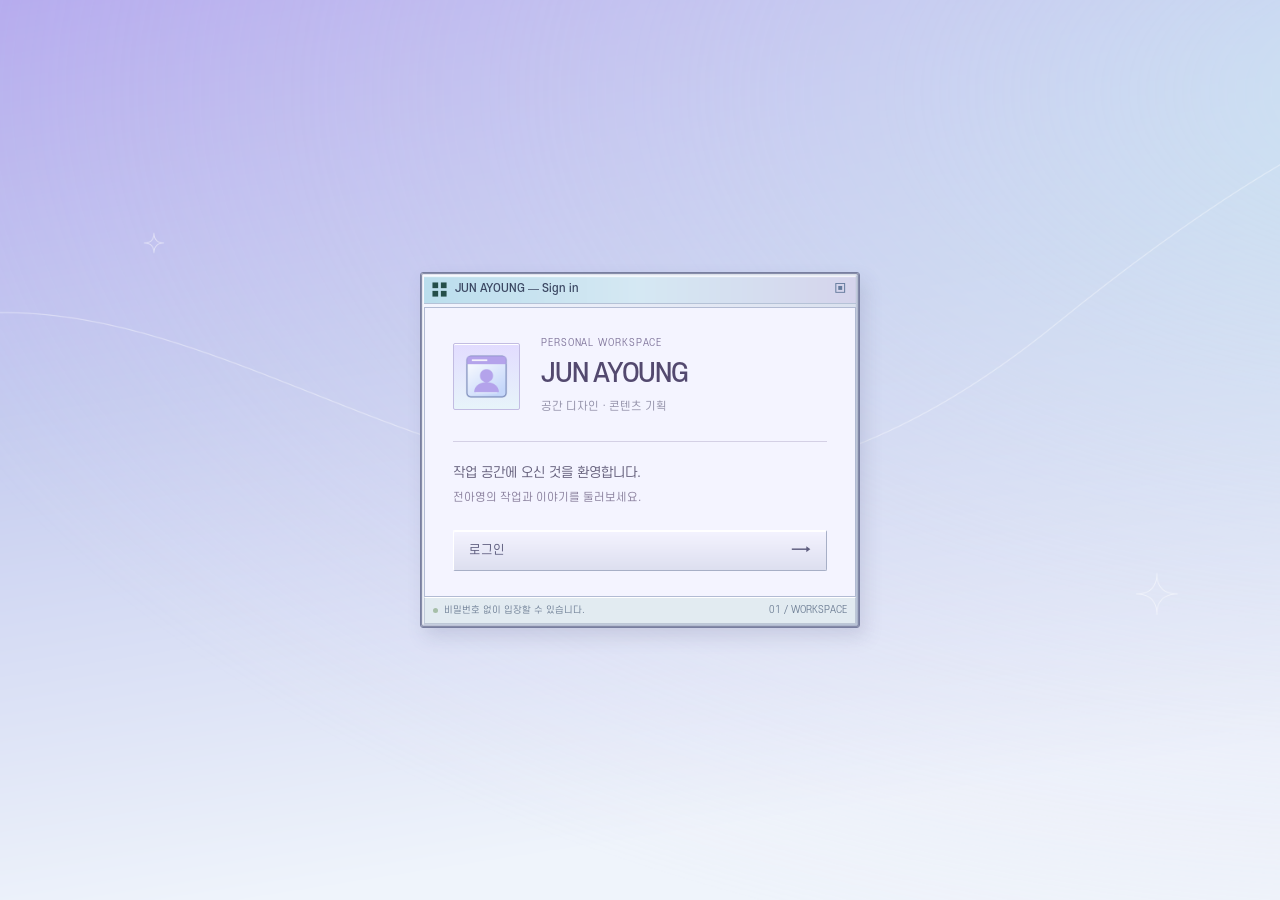
<file: index.html>
<!doctype html>
<html lang="ko"><head><meta charset="utf-8"><meta name="viewport" content="width=device-width,initial-scale=1"><meta name="theme-color" content="#c9c8ed"><meta name="description" content="공간과 장면에 이야기를 담는 디자이너 전아영. 무대 디자인, 프로덕션 디자인, 3D, VMD 작업과 프로필."><link rel="canonical" href="https://lemonnaclo.github.io/portfolio/"><meta property="og:title" content="JUN AYOUNG — Portfolio"><meta property="og:description" content="전아영의 무대·공간·이미지 작업"><meta property="og:type" content="website"><meta property="og:url" content="https://lemonnaclo.github.io/portfolio/"><meta property="og:image" content="https://lemonnaclo.github.io/portfolio/asset/thumbnails/stage-pillowman.jpg"><title>JUN AYOUNG — 공간 디자인 · 콘텐츠 기획</title><link rel="stylesheet" href="./design/desktop-collage/review.css"><link rel="stylesheet" href="./design/desktop-collage/collage.css"><link rel="stylesheet" href="./design/desktop-collage/live.css?v=20261116-windows"><script src="./data/content.js" defer></script><script src="./design/desktop-collage/collage.js?v=20261116-windows" defer></script><script type="application/ld+json">{"@context": "https://schema.org", "@type": "Person", "name": "전아영", "alternateName": "JUN AYOUNG", "url": "https://lemonnaclo.github.io/portfolio/", "sameAs": ["https://www.artstation.com/ayoung_jun"]}</script></head>
<body class="desktop-page"><a class="site-skip" href="./works.html">전체 작업 바로 보기</a>

<section class="scene" id="login" aria-label="로그인 화면">
 <div class="os-window login-window">
  <div class="titlebar"><img src="./design/desktop-collage/ui/icons/start.png" alt=""><h1>JUN AYOUNG — Sign in</h1><span class="window-mark">▣</span></div>
  <div class="login-body"><div class="account-row"><div class="account-icon"><img src="./design/desktop-collage/ui/icons/profile.png" alt=""></div><div><p class="small-label">PERSONAL WORKSPACE</p><h2>JUN AYOUNG</h2><p>공간 디자인 · 콘텐츠 기획</p></div></div><div class="welcome"><p>작업 공간에 오신 것을 환영합니다.</p><span>전아영의 작업과 이야기를 둘러보세요.</span></div><button class="primary-button" id="enter">로그인 <span>→</span></button></div>
  <footer class="window-footer"><span><i></i> 비밀번호 없이 입장할 수 있습니다.</span><span>01 / WORKSPACE</span></footer>
 </div>
</section>
<section class="scene" id="boot" aria-label="부팅 화면" hidden>
 <div class="os-window boot-window"><div class="titlebar"><img src="./design/desktop-collage/ui/icons/works.png" alt=""><h1>Starting workspace…</h1><span class="window-mark">▣</span></div><div class="boot-body"><div class="boot-brand"><img src="./design/desktop-collage/ui/icons/folder.png" alt=""><div><p class="small-label">JUN AYOUNG</p><h2>작업 공간을 여는 중</h2></div></div><div class="boot-log"><p>✓ Profile loaded</p><p>✓ Project folders ready</p><p class="boot-current">Loading selected works<span class="dots">…</span></p></div><div class="progress-label"><span id="boot-label">Preparing your desktop</span><span id="boot-percent">64%</span></div><div class="progress-track"><div id="boot-progress"></div></div><button class="plain-button" id="skip">바탕화면으로 →</button></div><footer class="window-footer"><span>STAGE / PRODUCTION / 3D / VMD</span><span>JUN AYOUNG</span></footer></div>
</section>
<main class="scene desktop" id="desktop" aria-label="전아영의 바탕화면" hidden>
 <header class="desktop-header"><strong>JUN AYOUNG</strong><span>PERSONAL WORKSPACE</span><button id="lock">로그인 화면 ↗</button></header>
 <nav class="shortcuts" aria-label="분야별 폴더와 프로그램"></nav><div class="desktop-wordmark" aria-hidden="true"><p>JUN AYOUNG</p><small>SELECTED WORKS</small></div><div class="desktop-sticker"><span>✧</span>공간과 장면에 이야기를 담는<br>디자이너, 전아영입니다.</div><div class="photo-window-layer" id="photo-window-layer"></div>
 <section class="os-window featured-window" id="featured-window" aria-label="작업 폴더 창" hidden>
  <div class="titlebar draggable"><img src="./design/desktop-collage/ui/icons/stage.png" alt=""><h2 id="folder-title">Selected works — Stage Design</h2><div class="controls"><button id="minimize" aria-label="작업 창 최소화"><img src="./design/desktop-collage/ui/images/control-minimize.png" alt=""></button><button id="maximize" aria-label="작업 창 최대화"><img src="./design/desktop-collage/ui/images/control-maximize.png" alt=""></button><button id="close" aria-label="작업 창 닫기"><img src="./design/desktop-collage/ui/images/control-close.png" alt=""></button></div></div>
  <div class="window-menu"><nav class="folder-navigation" aria-label="폴더 이동"><button id="folder-back" type="button" aria-label="이전 폴더" disabled>←</button><button id="folder-forward" type="button" aria-label="다음 폴더" disabled>→</button><button id="folder-up" type="button" aria-label="상위 폴더" disabled>↑</button></nav><nav id="folder-path" aria-label="현재 폴더 경로"></nav><span id="folder-count">4 folders</span></div><div class="folder-tools"><label class="folder-search-label" for="folder-search">작업 검색</label><input id="folder-search" type="search" placeholder="작업명 검색" autocomplete="off"></div><nav class="folder-filters" id="folder-filters" aria-label="작업 분야 선택"></nav><div class="files" id="files"></div><footer class="window-footer"><span>폴더와 파일을 클릭해 열기</span><span>JUN AYOUNG / WORKS</span></footer>
 </section>
 <div class="desktop-note">폴더와 파일을 클릭해 둘러보세요.</div>
 <footer class="taskbar"><button class="start"><img src="./design/desktop-collage/ui/icons/start.png" alt="">시작</button><button id="restore"><img src="./design/desktop-collage/ui/icons/stage.png" alt=""><span>Works.exe</span></button><div class="photo-tasks" id="photo-tasks" aria-label="열린 무대 작업 창"></div><time>14:30</time></footer>
</main>


<p id="desktop-status" class="desktop-status" role="status" aria-live="polite"></p><noscript><div class="noscript-message"><p>JUN AYOUNG</p><p><a href="./works.html">전체 작업 보기</a> · <a href="./profile.html">프로필</a> · <a href="./contact.html">연락처</a></p></div></noscript></body></html>
</file>
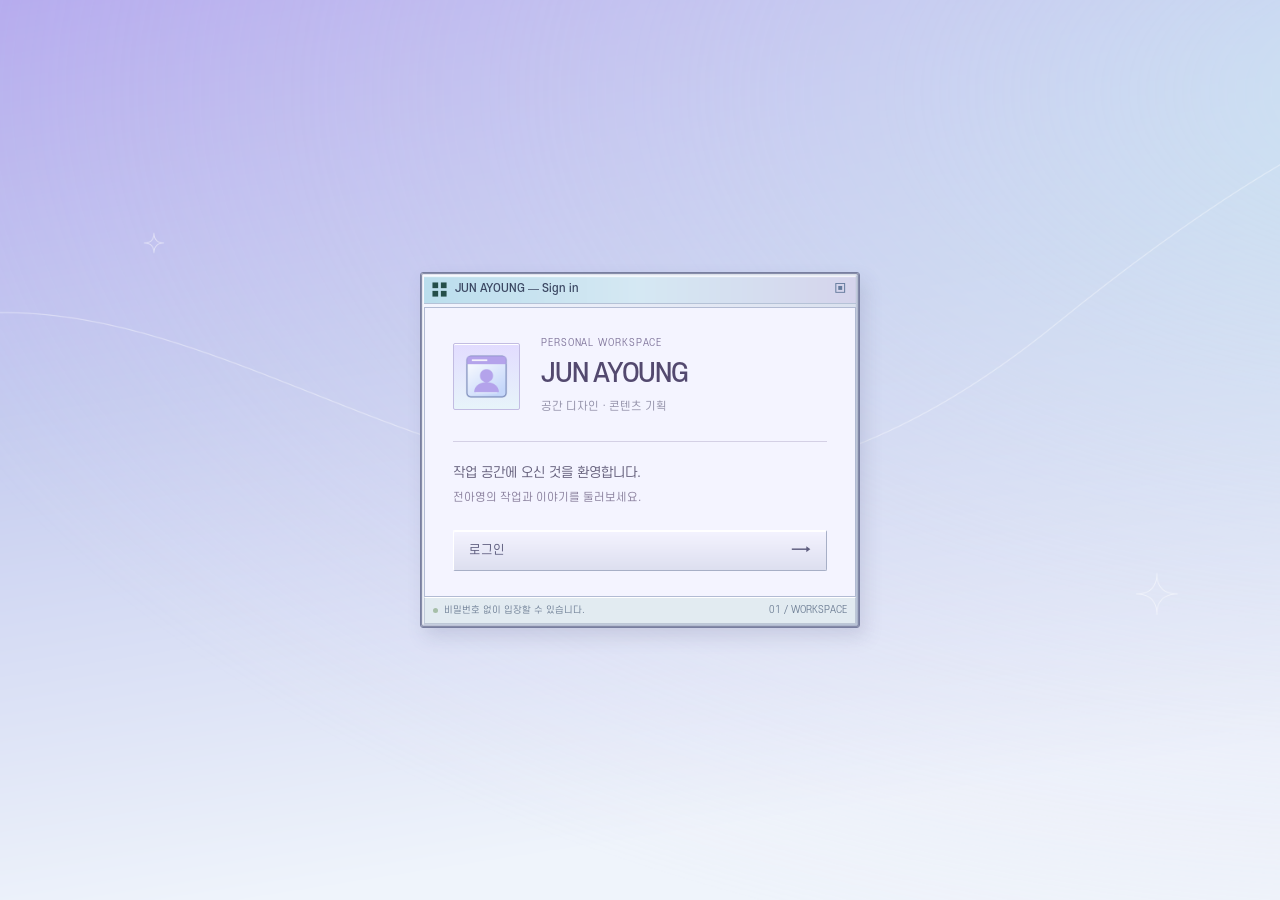
<file: design/desktop-collage/index.html>
<!doctype html><html lang="ko"><head><meta charset="utf-8"><meta name="viewport" content="width=device-width,initial-scale=1"><meta http-equiv="refresh" content="0;url=../../index.html"><title>JUN AYOUNG</title></head><body><a href="../../index.html">JUN AYOUNG 사이트 열기</a></body></html>
</file>
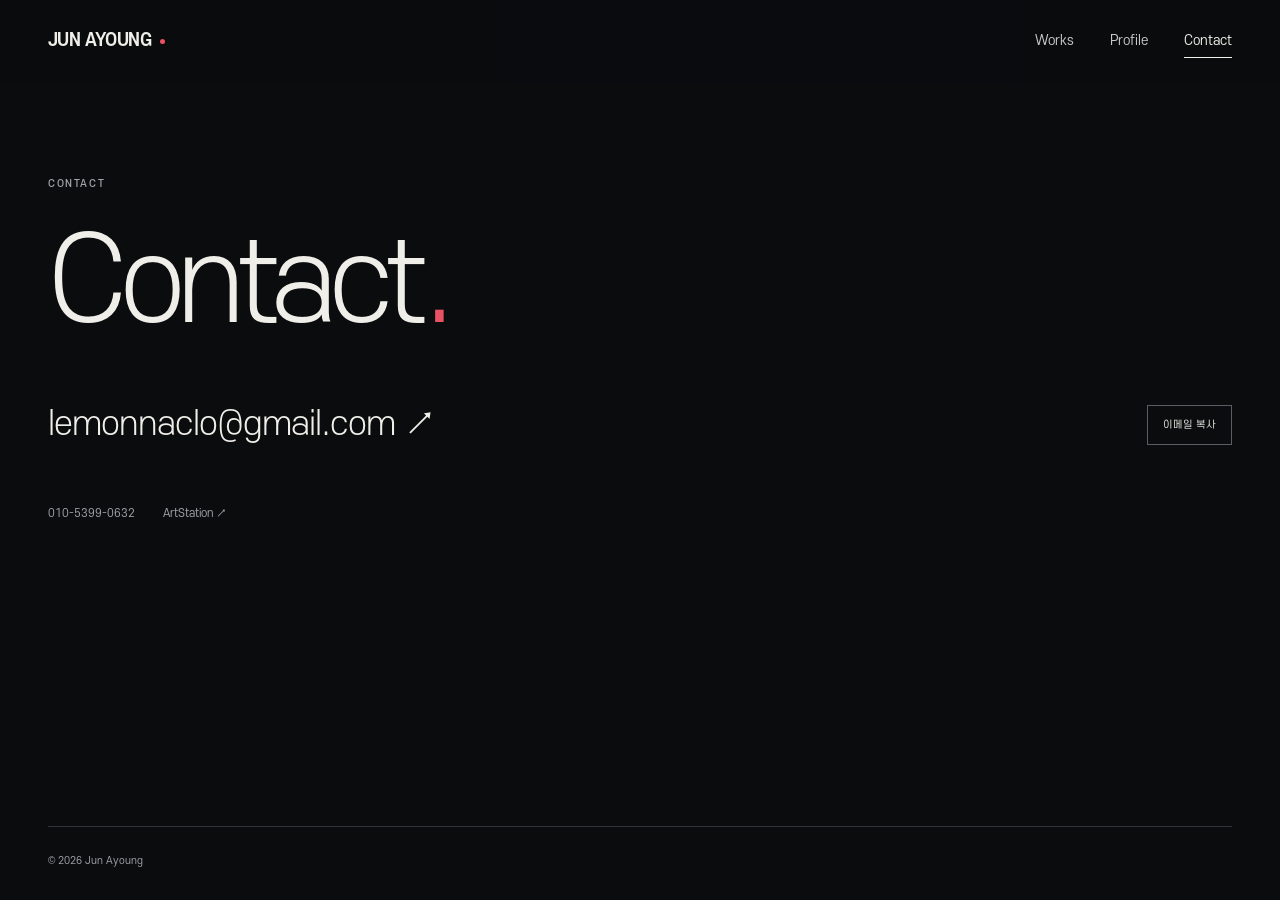
<file: contact.html>
<!doctype html>
<html lang="ko">
<head>
  <meta charset="utf-8">
  <meta name="viewport" content="width=device-width,initial-scale=1">
  <meta name="theme-color" content="#0b0c0e">
  <meta name="description" content="Jun Ayoung — 공간과 장면의 작업, 프로필과 연락처.">
  <title>Contact — Jun Ayoung</title>
  <link rel="stylesheet" href="./styles.css">
  <script src="./data/content.js" defer></script>
  <script src="./common.js" defer></script>
  <script src="./app.js" defer></script>
</head>
<body class="contact-page">
  <a class="skip-link" href="#main">본문으로 건너뛰기</a>
  <header class="site-header"><a class="wordmark" href="./index.html" aria-label="Jun Ayoung 홈">JUN AYOUNG<span class="name-dot"></span></a><nav class="site-nav" id="site-nav" aria-label="주요 메뉴"><a href="./works.html">Works</a><a href="./profile.html">Profile</a><a href="./contact.html" aria-current="page">Contact</a></nav></header>
  <main id="main"><section class="contact-section container section-space" id="contact" aria-labelledby="contact-title">
      <p class="section-label reveal">Contact</p>
      <h1 id="contact-title" class="reveal">Contact<span class="heading-dot">.</span></h1>
      <div class="contact-row reveal"><a class="contact-email" id="contact-email" href="mailto:lemonnaclo@gmail.com">lemonnaclo@gmail.com <span aria-hidden="true">↗</span></a><button type="button" class="copy-email" id="copy-email">이메일 복사</button></div>
      <p id="copy-status" class="copy-status" role="status" aria-live="polite"></p>
      <div class="contact-links reveal" id="contact-links"></div>
    </section></main>
  <footer class="site-footer container"><p>© <span id="current-year"></span> Jun Ayoung</p></footer>
  <noscript><p class="container">작업과 프로필을 보려면 JavaScript를 켜 주세요. lemonnaclo@gmail.com</p></noscript>
</body>
</html>
</file>
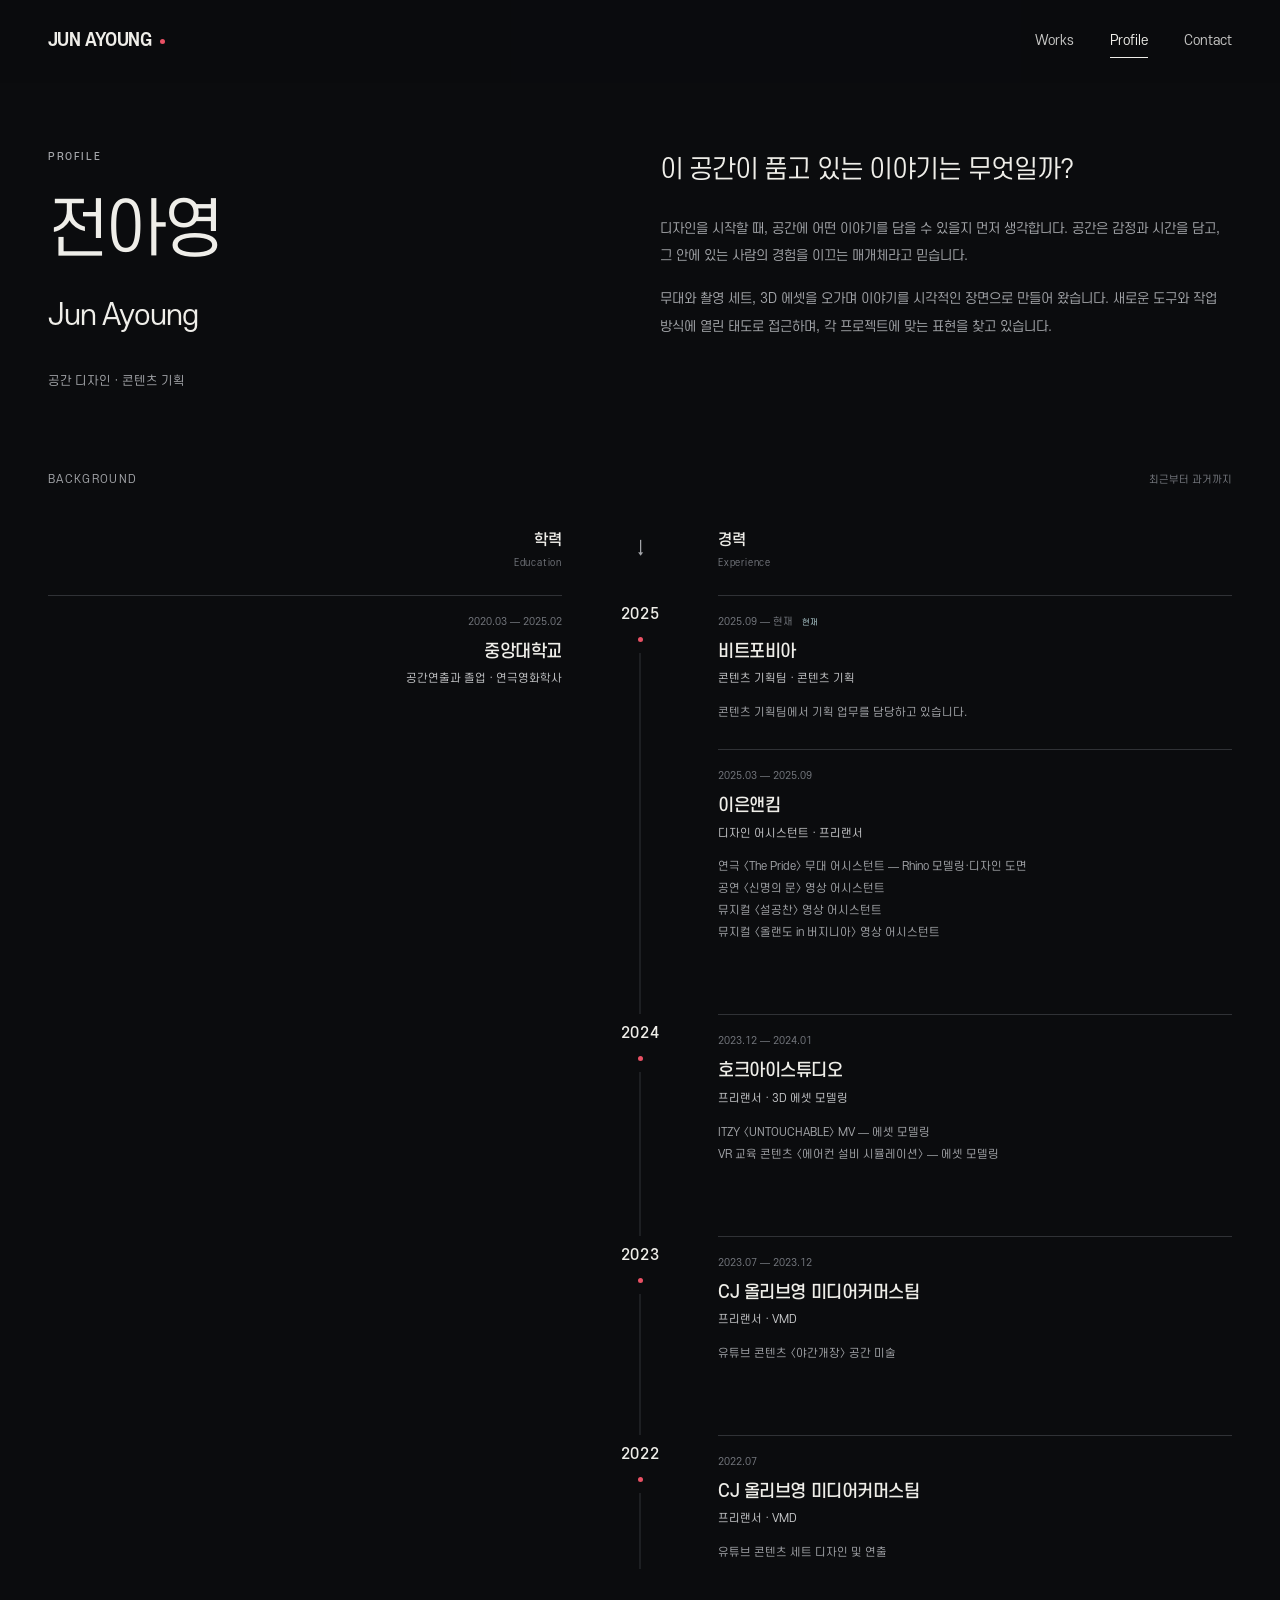
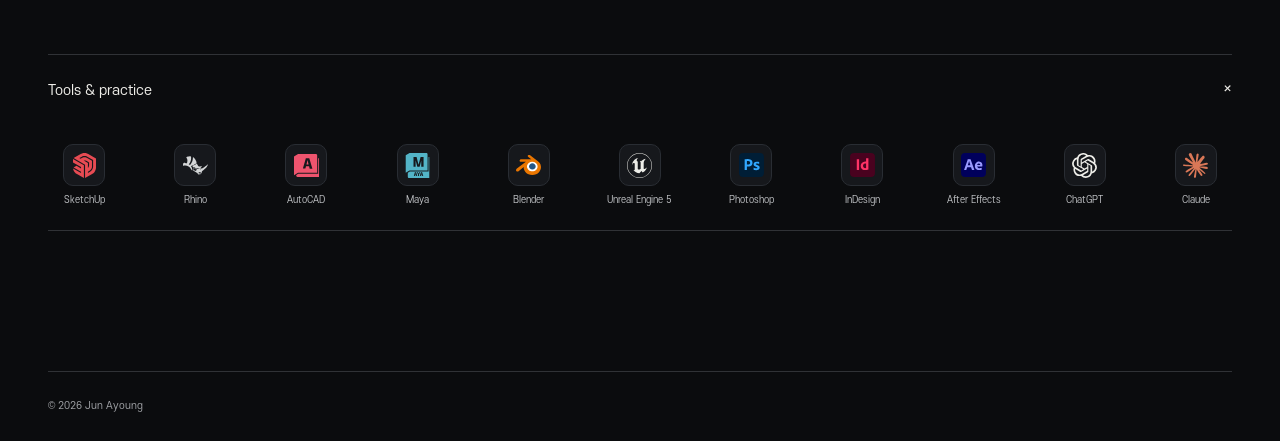
<file: profile.html>
<!doctype html>
<html lang="ko">
<head>
  <meta charset="utf-8">
  <meta name="viewport" content="width=device-width,initial-scale=1">
  <meta name="theme-color" content="#0b0c0e">
  <meta name="description" content="Jun Ayoung — 공간과 장면의 작업, 프로필과 연락처.">
  <title>Profile — Jun Ayoung</title>
  <link rel="stylesheet" href="./styles.css">
  <script src="./data/content.js" defer></script>
  <script src="./common.js" defer></script>
  <script src="./app.js" defer></script>
</head>
<body class="profile-page">
  <a class="skip-link" href="#main">본문으로 건너뛰기</a>
  <header class="site-header"><a class="wordmark" href="./index.html" aria-label="Jun Ayoung 홈">JUN AYOUNG<span class="name-dot"></span></a><nav class="site-nav" id="site-nav" aria-label="주요 메뉴"><a href="./works.html">Works</a><a href="./profile.html" aria-current="page">Profile</a><a href="./contact.html">Contact</a></nav></header>
  <main id="main"><section class="profile-section container section-space" id="profile" aria-labelledby="profile-title">
      <div class="profile-layout">
        <div class="reveal"><p class="section-label">Profile</p><h1 id="profile-title">전아영<br><span>Jun Ayoung</span></h1><p class="profile-role">공간 디자이너</p></div>
        <div class="profile-copy reveal">
          <p class="profile-lead" id="intro-lead"></p>
          <div class="profile-statement" id="intro-copy"></div>

        </div>
      </div>
      <div class="profile-timeline reveal" aria-labelledby="timeline-title">
        <div class="timeline-top"><h3 id="timeline-title">Background</h3><p>최근부터 과거까지</p></div>
        <div class="timeline-column-headings"><h3>학력 <span>Education</span></h3><span aria-hidden="true">↓</span><h3>경력 <span>Experience</span></h3></div>
        <ol class="timeline-list" id="profile-timeline"></ol>
      </div>
      <details class="profile-details profile-tools reveal" open><summary>Tools & practice <span aria-hidden="true">＋</span></summary><div id="tool-groups" tabindex="0" role="region" aria-label="사용 도구 목록, 가로로 넘겨 볼 수 있습니다"></div></details>
    </section></main>
  <footer class="site-footer container"><p>© <span id="current-year"></span> Jun Ayoung</p></footer>
  <noscript><p class="container">작업과 프로필을 보려면 JavaScript를 켜 주세요. lemonnaclo@gmail.com</p></noscript>
</body>
</html>
</file>
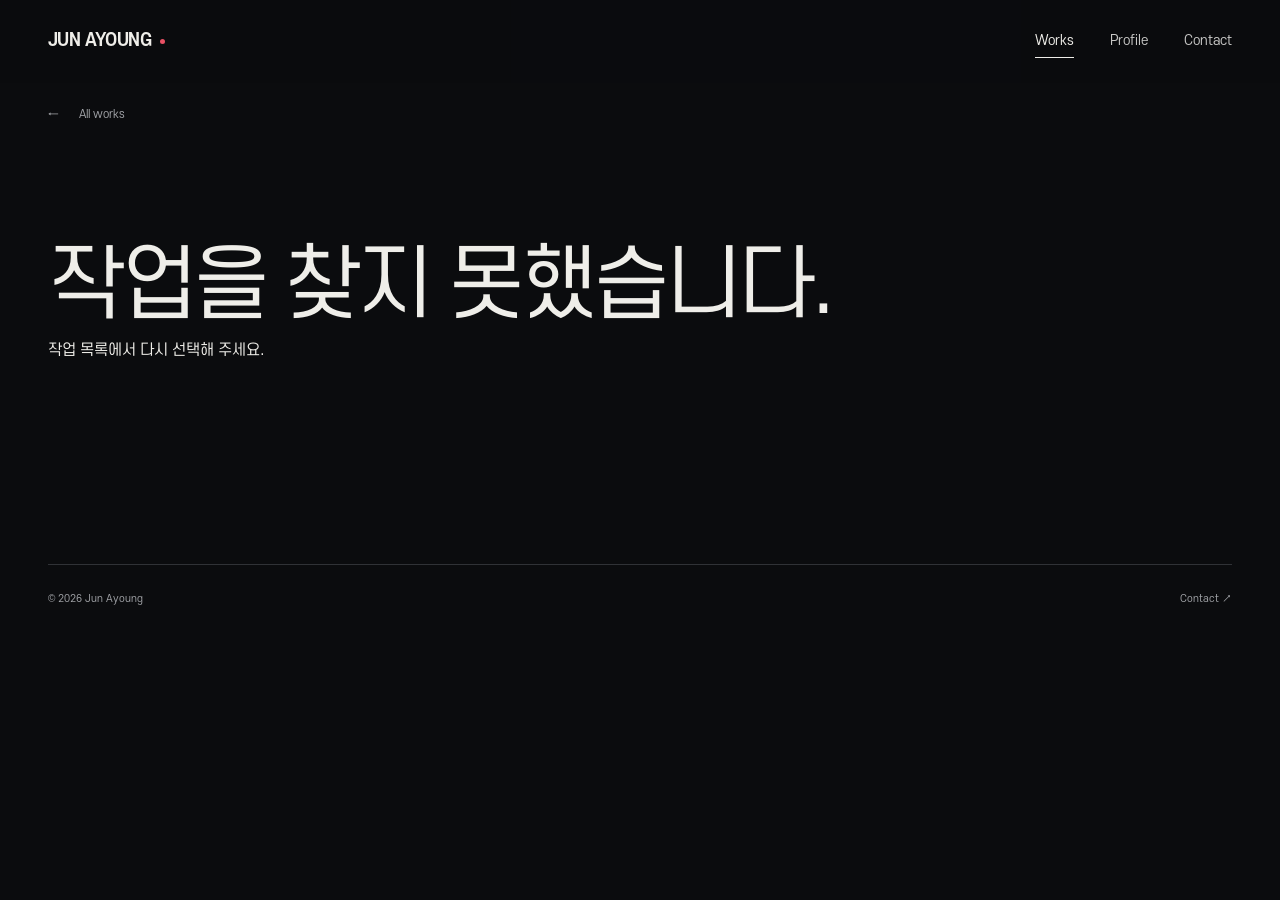
<file: project.html>
<!doctype html>
<html lang="ko">
<head>
  <meta charset="utf-8">
  <meta name="viewport" content="width=device-width,initial-scale=1">
  <meta name="theme-color" content="#0b0c0e">
  <meta name="description" content="전아영의 공간·무대·3D 작업.">
  <title>Works — Jun Ayoung</title>
  <link rel="stylesheet" href="./styles.css">
  <link rel="stylesheet" href="./project-layout.css?v=20261116-1">
  <script src="./data/content.js" defer></script>
  <script src="./common.js" defer></script>
  <script src="./project.js?v=all-projects-20261116" defer></script>
</head>
<body>
  <a class="skip-link" href="#project-content">본문으로 건너뛰기</a>
  <header class="site-header"><a class="wordmark" href="./index.html" aria-label="Jun Ayoung 홈">JUN AYOUNG<span class="name-dot"></span></a><nav class="site-nav" id="site-nav" aria-label="주요 메뉴"><a href="./works.html" aria-current="page">Works</a><a href="./profile.html">Profile</a><a href="./contact.html">Contact</a></nav></header>
  <main class="project-main container" id="project-content"><a class="project-back" href="./works.html#projects">← <span>All works</span></a><article id="project">작업을 불러오는 중…</article><nav class="project-navigation" id="project-navigation" aria-label="다른 작업 보기"></nav></main>
  <footer class="site-footer container"><p>© <span id="current-year"></span> Jun Ayoung</p><a href="./contact.html">Contact ↗</a></footer>
  <dialog class="lightbox" id="lightbox" aria-label="작품 이미지 크게 보기"><div class="lightbox-top"><span id="lightbox-count"></span><button class="lightbox-zoom" id="lightbox-zoom" type="button" aria-pressed="false">원본 크기로 보기</button><button class="lightbox-close" id="lightbox-close" type="button" aria-label="이미지 보기 닫기">×</button></div><div class="lightbox-stage"><button class="lightbox-direction" id="lightbox-prev" type="button" aria-label="이전 이미지">‹</button><img id="lightbox-image" alt=""><button class="lightbox-direction" id="lightbox-next" type="button" aria-label="다음 이미지">›</button></div><p class="lightbox-caption" id="lightbox-caption"></p></dialog>
</body>
</html>
</file>
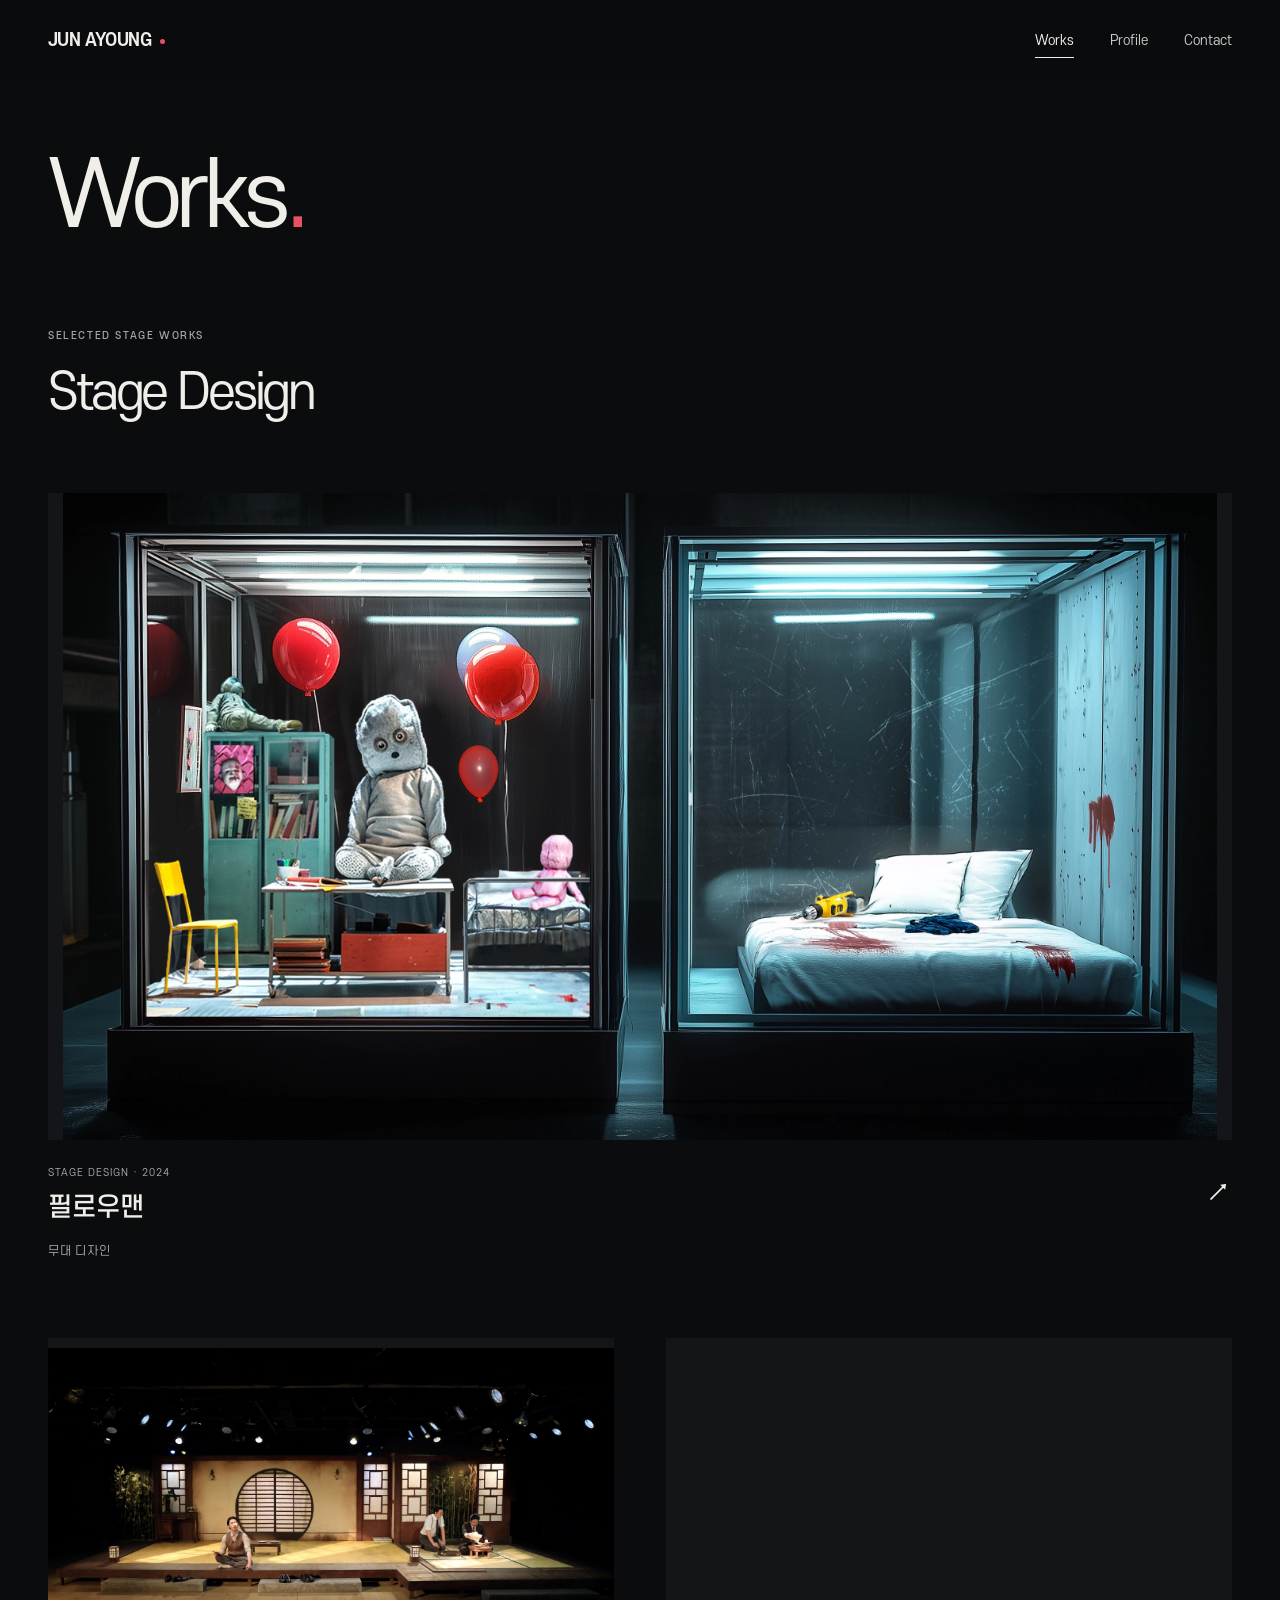
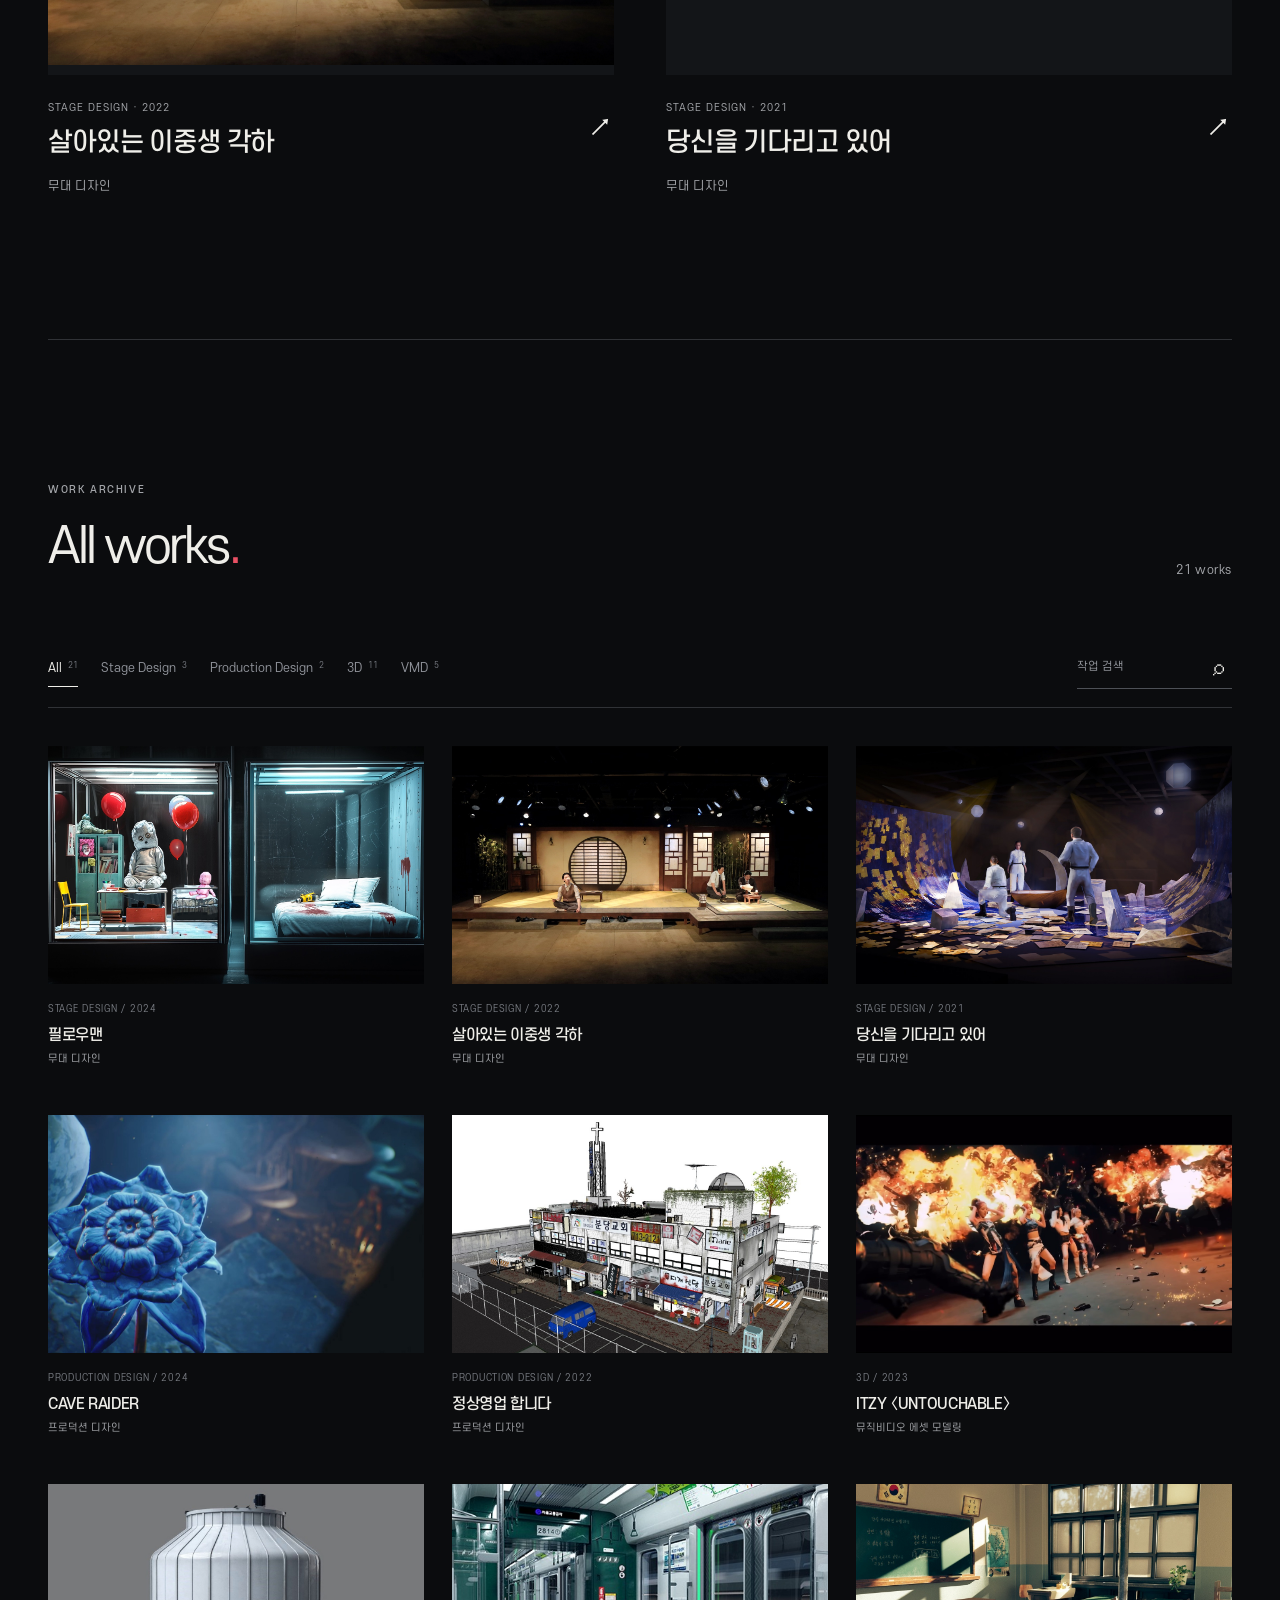
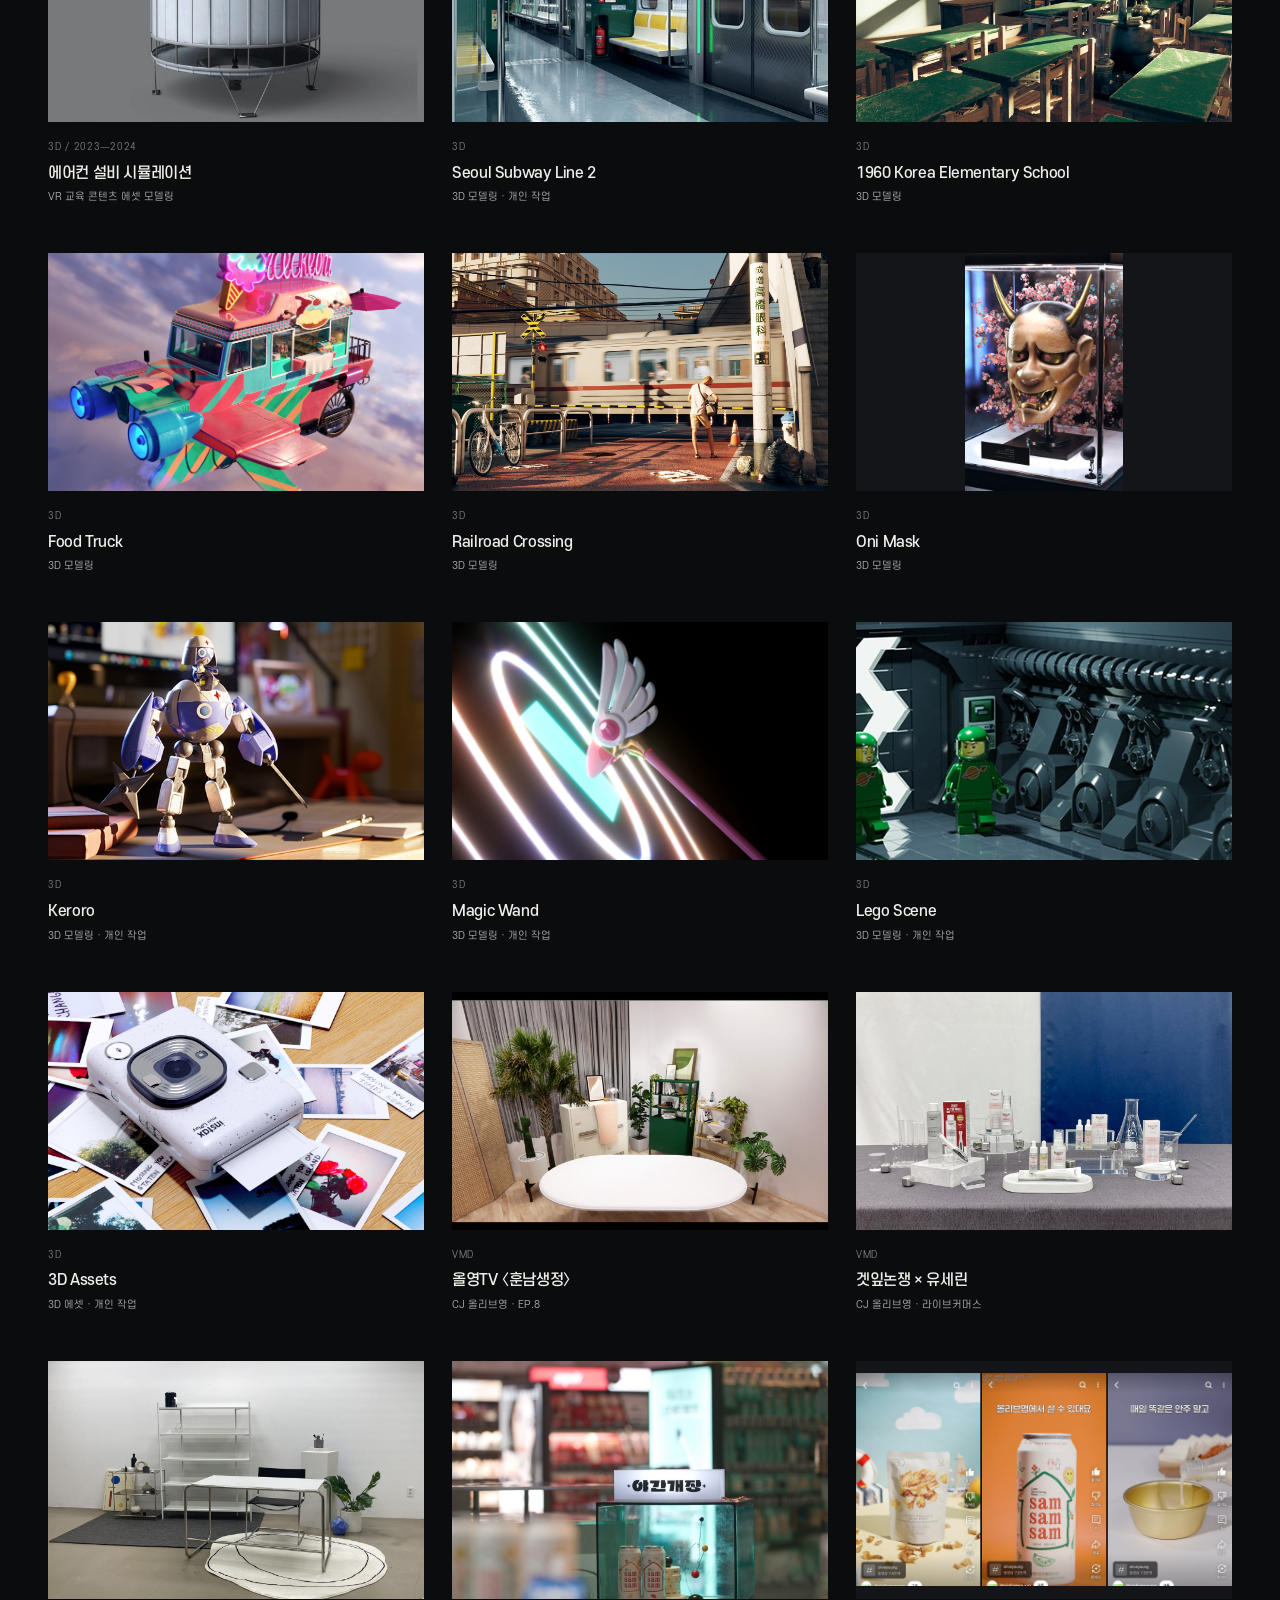
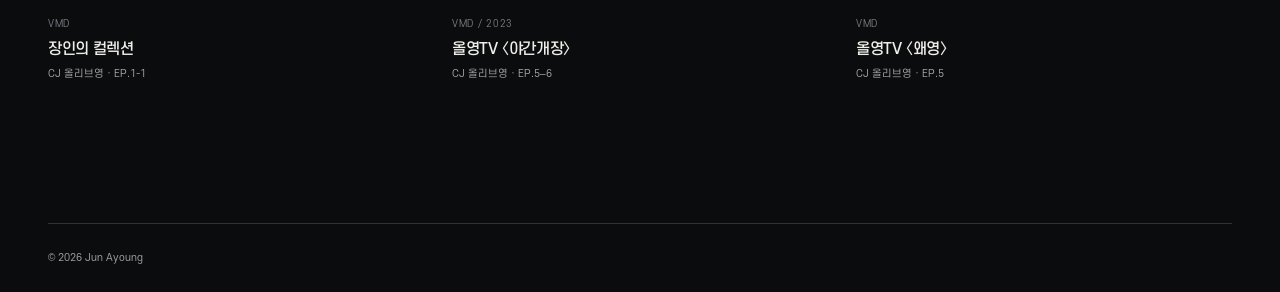
<file: works.html>
<!doctype html>
<html lang="ko">
<head>
  <meta charset="utf-8">
  <meta name="viewport" content="width=device-width,initial-scale=1">
  <meta name="theme-color" content="#0b0c0e">
  <meta name="description" content="Jun Ayoung — 공간과 장면의 작업, 프로필과 연락처.">
  <title>Works — Jun Ayoung</title>
  <link rel="stylesheet" href="./styles.css">
  <script src="./data/content.js" defer></script>
  <script src="./common.js" defer></script>
  <script src="./app.js" defer></script>
</head>
<body class="works-page">
  <a class="skip-link" href="#main">본문으로 건너뛰기</a>
  <header class="site-header"><a class="wordmark" href="./index.html" aria-label="Jun Ayoung 홈">JUN AYOUNG<span class="name-dot"></span></a><nav class="site-nav" id="site-nav" aria-label="주요 메뉴"><a href="./works.html" aria-current="page">Works</a><a href="./profile.html">Profile</a><a href="./contact.html">Contact</a></nav></header>
  <main id="main"><header class="page-heading container"><h1>Works<span class="heading-dot">.</span></h1></header><section class="featured-section container section-space" id="works" aria-labelledby="works-title">
      <div class="section-top reveal"><div><p class="section-label">Selected stage works</p><h2 id="works-title">Stage Design</h2></div></div>
      <div class="featured-grid featured-grid--stage" id="featured-grid"></div>
    </section><section class="archive-section container section-space" id="projects" aria-labelledby="projects-title">
      <div class="section-top reveal"><div><p class="section-label">Work archive</p><h2 id="projects-title">All works<span class="heading-dot">.</span></h2></div><p class="archive-total" id="archive-total"></p></div>
      <div class="archive-controls">
        <div class="filters" id="category-filters" aria-label="작업 분야 선택"></div>
        <label class="search-label"><span class="sr-only">프로젝트 검색</span><input id="project-search" type="search" placeholder="작업 검색" autocomplete="off"><span aria-hidden="true">⌕</span></label>
      </div>
      <p class="sr-only" id="result-count" role="status" aria-live="polite"></p>
      <div class="archive-grid" id="archive-grid"></div>
      <p id="empty-state" class="empty-state" hidden>검색어에 맞는 작업이 없습니다.</p>
    </section></main>
  <footer class="site-footer container"><p>© <span id="current-year"></span> Jun Ayoung</p></footer>
  <noscript><p class="container">작업과 프로필을 보려면 JavaScript를 켜 주세요. lemonnaclo@gmail.com</p></noscript>
</body>
</html>
</file>
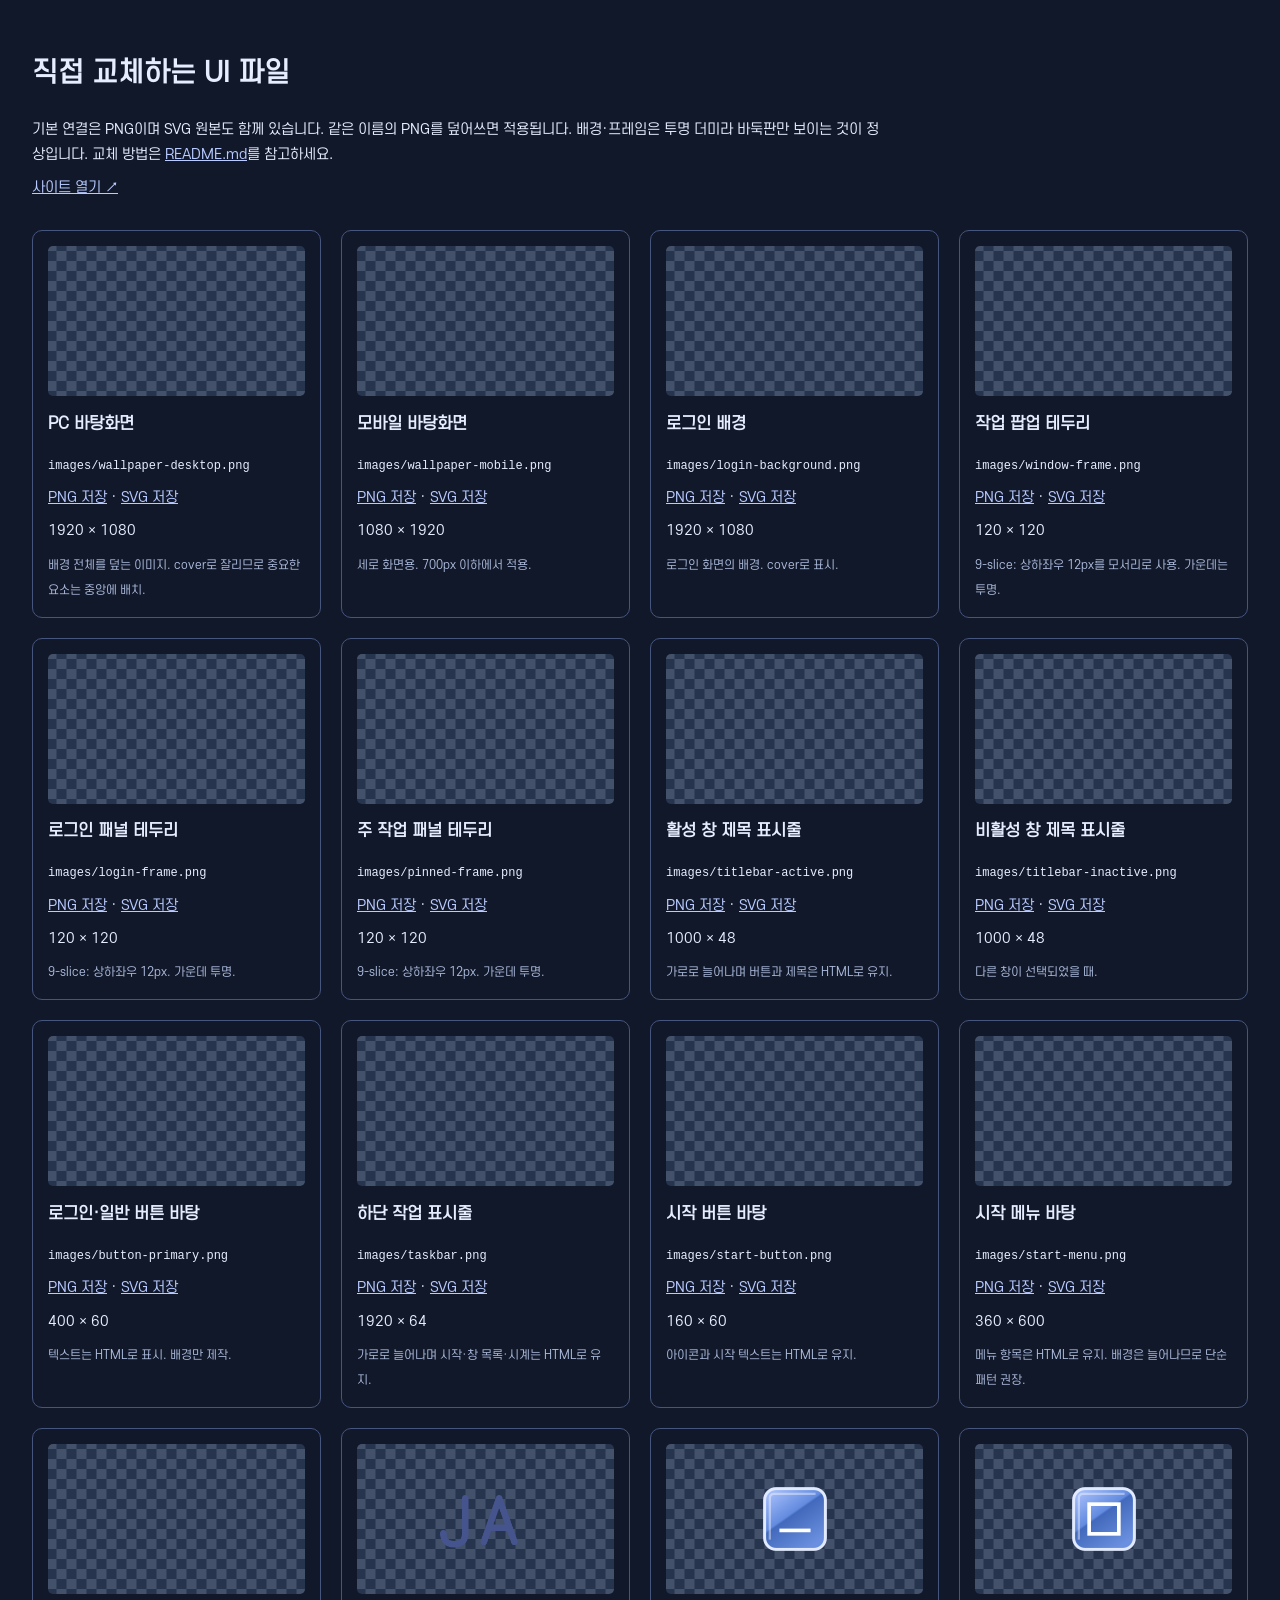
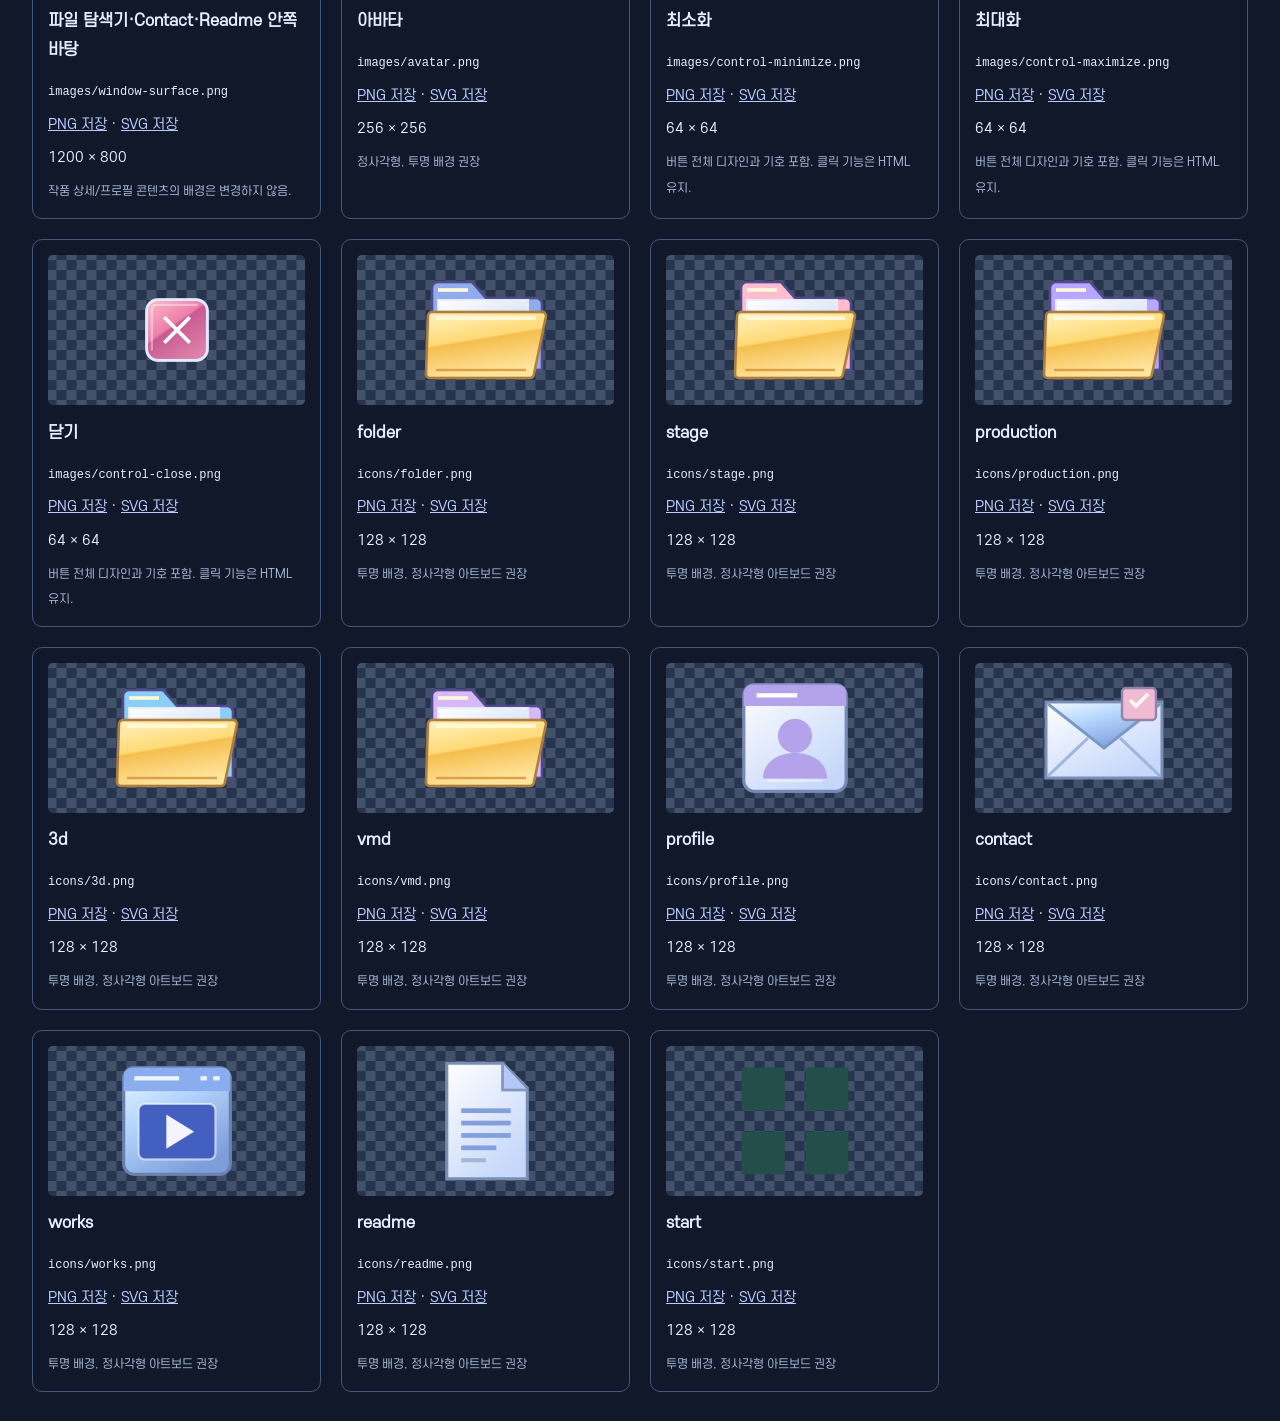
<file: ui/preview.html>
<!doctype html><html lang="ko"><meta charset="utf-8"><meta name="viewport" content="width=device-width,initial-scale=1"><title>UI 교체 파일 목록</title><style>@font-face{font-family:SCDream;src:url('../font/SCDream4.otf')}*{box-sizing:border-box}body{margin:0;padding:32px;font:14px/1.8 SCDream,sans-serif;background:#11182a;color:#e6edff}h1{font-size:27px}a{color:#b8caff}main{display:grid;grid-template-columns:repeat(auto-fit,minmax(230px,1fr));gap:20px;margin-top:30px}article{border:1px solid #45557d;padding:15px;border-radius:10px}h2{font-size:16px}code{word-break:break-all;font-size:12px}.art{height:150px;display:grid;place-items:center;background:repeating-conic-gradient(#43516a 0% 25%,#27344d 0% 50%) 50% / 20px 20px;border-radius:5px}.art img{max-width:100%;max-height:140px;width:auto;height:auto}small{color:#acbbdc}p{margin:8px 0}.intro{max-width:850px}</style><h1>직접 교체하는 UI 파일</h1><p class="intro">기본 연결은 PNG이며 SVG 원본도 함께 있습니다. 같은 이름의 PNG를 덮어쓰면 적용됩니다. 배경·프레임은 투명 더미라 바둑판만 보이는 것이 정상입니다. 교체 방법은 <a href="./README.md">README.md</a>를 참고하세요.</p><a href="../index.html">사이트 열기 ↗</a><main><article><div class="art"><img src="./images/wallpaper-desktop.png" alt="PC 바탕화면" loading="lazy"></div><h2>PC 바탕화면</h2><code>images/wallpaper-desktop.png</code><p><a href="./images/wallpaper-desktop.png" download>PNG 저장</a> · <a href="./images/wallpaper-desktop.svg" download>SVG 저장</a></p><p>1920 × 1080</p><small>배경 전체를 덮는 이미지. cover로 잘리므로 중요한 요소는 중앙에 배치.</small></article><article><div class="art"><img src="./images/wallpaper-mobile.png" alt="모바일 바탕화면" loading="lazy"></div><h2>모바일 바탕화면</h2><code>images/wallpaper-mobile.png</code><p><a href="./images/wallpaper-mobile.png" download>PNG 저장</a> · <a href="./images/wallpaper-mobile.svg" download>SVG 저장</a></p><p>1080 × 1920</p><small>세로 화면용. 700px 이하에서 적용.</small></article><article><div class="art"><img src="./images/login-background.png" alt="로그인 배경" loading="lazy"></div><h2>로그인 배경</h2><code>images/login-background.png</code><p><a href="./images/login-background.png" download>PNG 저장</a> · <a href="./images/login-background.svg" download>SVG 저장</a></p><p>1920 × 1080</p><small>로그인 화면의 배경. cover로 표시.</small></article><article><div class="art"><img src="./images/window-frame.png" alt="작업 팝업 테두리" loading="lazy"></div><h2>작업 팝업 테두리</h2><code>images/window-frame.png</code><p><a href="./images/window-frame.png" download>PNG 저장</a> · <a href="./images/window-frame.svg" download>SVG 저장</a></p><p>120 × 120</p><small>9-slice: 상하좌우 12px를 모서리로 사용. 가운데는 투명.</small></article><article><div class="art"><img src="./images/login-frame.png" alt="로그인 패널 테두리" loading="lazy"></div><h2>로그인 패널 테두리</h2><code>images/login-frame.png</code><p><a href="./images/login-frame.png" download>PNG 저장</a> · <a href="./images/login-frame.svg" download>SVG 저장</a></p><p>120 × 120</p><small>9-slice: 상하좌우 12px. 가운데 투명.</small></article><article><div class="art"><img src="./images/pinned-frame.png" alt="주 작업 패널 테두리" loading="lazy"></div><h2>주 작업 패널 테두리</h2><code>images/pinned-frame.png</code><p><a href="./images/pinned-frame.png" download>PNG 저장</a> · <a href="./images/pinned-frame.svg" download>SVG 저장</a></p><p>120 × 120</p><small>9-slice: 상하좌우 12px. 가운데 투명.</small></article><article><div class="art"><img src="./images/titlebar-active.png" alt="활성 창 제목 표시줄" loading="lazy"></div><h2>활성 창 제목 표시줄</h2><code>images/titlebar-active.png</code><p><a href="./images/titlebar-active.png" download>PNG 저장</a> · <a href="./images/titlebar-active.svg" download>SVG 저장</a></p><p>1000 × 48</p><small>가로로 늘어나며 버튼과 제목은 HTML로 유지.</small></article><article><div class="art"><img src="./images/titlebar-inactive.png" alt="비활성 창 제목 표시줄" loading="lazy"></div><h2>비활성 창 제목 표시줄</h2><code>images/titlebar-inactive.png</code><p><a href="./images/titlebar-inactive.png" download>PNG 저장</a> · <a href="./images/titlebar-inactive.svg" download>SVG 저장</a></p><p>1000 × 48</p><small>다른 창이 선택되었을 때.</small></article><article><div class="art"><img src="./images/button-primary.png" alt="로그인·일반 버튼 바탕" loading="lazy"></div><h2>로그인·일반 버튼 바탕</h2><code>images/button-primary.png</code><p><a href="./images/button-primary.png" download>PNG 저장</a> · <a href="./images/button-primary.svg" download>SVG 저장</a></p><p>400 × 60</p><small>텍스트는 HTML로 표시. 배경만 제작.</small></article><article><div class="art"><img src="./images/taskbar.png" alt="하단 작업 표시줄" loading="lazy"></div><h2>하단 작업 표시줄</h2><code>images/taskbar.png</code><p><a href="./images/taskbar.png" download>PNG 저장</a> · <a href="./images/taskbar.svg" download>SVG 저장</a></p><p>1920 × 64</p><small>가로로 늘어나며 시작·창 목록·시계는 HTML로 유지.</small></article><article><div class="art"><img src="./images/start-button.png" alt="시작 버튼 바탕" loading="lazy"></div><h2>시작 버튼 바탕</h2><code>images/start-button.png</code><p><a href="./images/start-button.png" download>PNG 저장</a> · <a href="./images/start-button.svg" download>SVG 저장</a></p><p>160 × 60</p><small>아이콘과 시작 텍스트는 HTML로 유지.</small></article><article><div class="art"><img src="./images/start-menu.png" alt="시작 메뉴 바탕" loading="lazy"></div><h2>시작 메뉴 바탕</h2><code>images/start-menu.png</code><p><a href="./images/start-menu.png" download>PNG 저장</a> · <a href="./images/start-menu.svg" download>SVG 저장</a></p><p>360 × 600</p><small>메뉴 항목은 HTML로 유지. 배경은 늘어나므로 단순 패턴 권장.</small></article><article><div class="art"><img src="./images/window-surface.png" alt="파일 탐색기·Contact·Readme 안쪽 바탕" loading="lazy"></div><h2>파일 탐색기·Contact·Readme 안쪽 바탕</h2><code>images/window-surface.png</code><p><a href="./images/window-surface.png" download>PNG 저장</a> · <a href="./images/window-surface.svg" download>SVG 저장</a></p><p>1200 × 800</p><small>작품 상세/프로필 콘텐츠의 배경은 변경하지 않음.</small></article><article><div class="art"><img src="./images/avatar.png" alt="아바타" loading="lazy"></div><h2>아바타</h2><code>images/avatar.png</code><p><a href="./images/avatar.png" download>PNG 저장</a> · <a href="./images/avatar.svg" download>SVG 저장</a></p><p>256 × 256</p><small>정사각형, 투명 배경 권장</small></article><article><div class="art"><img src="./images/control-minimize.png" alt="최소화" loading="lazy"></div><h2>최소화</h2><code>images/control-minimize.png</code><p><a href="./images/control-minimize.png" download>PNG 저장</a> · <a href="./images/control-minimize.svg" download>SVG 저장</a></p><p>64 × 64</p><small>버튼 전체 디자인과 기호 포함. 클릭 기능은 HTML 유지.</small></article><article><div class="art"><img src="./images/control-maximize.png" alt="최대화" loading="lazy"></div><h2>최대화</h2><code>images/control-maximize.png</code><p><a href="./images/control-maximize.png" download>PNG 저장</a> · <a href="./images/control-maximize.svg" download>SVG 저장</a></p><p>64 × 64</p><small>버튼 전체 디자인과 기호 포함. 클릭 기능은 HTML 유지.</small></article><article><div class="art"><img src="./images/control-close.png" alt="닫기" loading="lazy"></div><h2>닫기</h2><code>images/control-close.png</code><p><a href="./images/control-close.png" download>PNG 저장</a> · <a href="./images/control-close.svg" download>SVG 저장</a></p><p>64 × 64</p><small>버튼 전체 디자인과 기호 포함. 클릭 기능은 HTML 유지.</small></article><article><div class="art"><img src="./icons/folder.png" alt="folder" loading="lazy"></div><h2>folder</h2><code>icons/folder.png</code><p><a href="./icons/folder.png" download>PNG 저장</a> · <a href="./icons/folder.svg" download>SVG 저장</a></p><p>128 × 128</p><small>투명 배경, 정사각형 아트보드 권장</small></article><article><div class="art"><img src="./icons/stage.png" alt="stage" loading="lazy"></div><h2>stage</h2><code>icons/stage.png</code><p><a href="./icons/stage.png" download>PNG 저장</a> · <a href="./icons/stage.svg" download>SVG 저장</a></p><p>128 × 128</p><small>투명 배경, 정사각형 아트보드 권장</small></article><article><div class="art"><img src="./icons/production.png" alt="production" loading="lazy"></div><h2>production</h2><code>icons/production.png</code><p><a href="./icons/production.png" download>PNG 저장</a> · <a href="./icons/production.svg" download>SVG 저장</a></p><p>128 × 128</p><small>투명 배경, 정사각형 아트보드 권장</small></article><article><div class="art"><img src="./icons/3d.png" alt="3d" loading="lazy"></div><h2>3d</h2><code>icons/3d.png</code><p><a href="./icons/3d.png" download>PNG 저장</a> · <a href="./icons/3d.svg" download>SVG 저장</a></p><p>128 × 128</p><small>투명 배경, 정사각형 아트보드 권장</small></article><article><div class="art"><img src="./icons/vmd.png" alt="vmd" loading="lazy"></div><h2>vmd</h2><code>icons/vmd.png</code><p><a href="./icons/vmd.png" download>PNG 저장</a> · <a href="./icons/vmd.svg" download>SVG 저장</a></p><p>128 × 128</p><small>투명 배경, 정사각형 아트보드 권장</small></article><article><div class="art"><img src="./icons/profile.png" alt="profile" loading="lazy"></div><h2>profile</h2><code>icons/profile.png</code><p><a href="./icons/profile.png" download>PNG 저장</a> · <a href="./icons/profile.svg" download>SVG 저장</a></p><p>128 × 128</p><small>투명 배경, 정사각형 아트보드 권장</small></article><article><div class="art"><img src="./icons/contact.png" alt="contact" loading="lazy"></div><h2>contact</h2><code>icons/contact.png</code><p><a href="./icons/contact.png" download>PNG 저장</a> · <a href="./icons/contact.svg" download>SVG 저장</a></p><p>128 × 128</p><small>투명 배경, 정사각형 아트보드 권장</small></article><article><div class="art"><img src="./icons/works.png" alt="works" loading="lazy"></div><h2>works</h2><code>icons/works.png</code><p><a href="./icons/works.png" download>PNG 저장</a> · <a href="./icons/works.svg" download>SVG 저장</a></p><p>128 × 128</p><small>투명 배경, 정사각형 아트보드 권장</small></article><article><div class="art"><img src="./icons/readme.png" alt="readme" loading="lazy"></div><h2>readme</h2><code>icons/readme.png</code><p><a href="./icons/readme.png" download>PNG 저장</a> · <a href="./icons/readme.svg" download>SVG 저장</a></p><p>128 × 128</p><small>투명 배경, 정사각형 아트보드 권장</small></article><article><div class="art"><img src="./icons/start.png" alt="start" loading="lazy"></div><h2>start</h2><code>icons/start.png</code><p><a href="./icons/start.png" download>PNG 저장</a> · <a href="./icons/start.svg" download>SVG 저장</a></p><p>128 × 128</p><small>투명 배경, 정사각형 아트보드 권장</small></article></main></html>
</file>
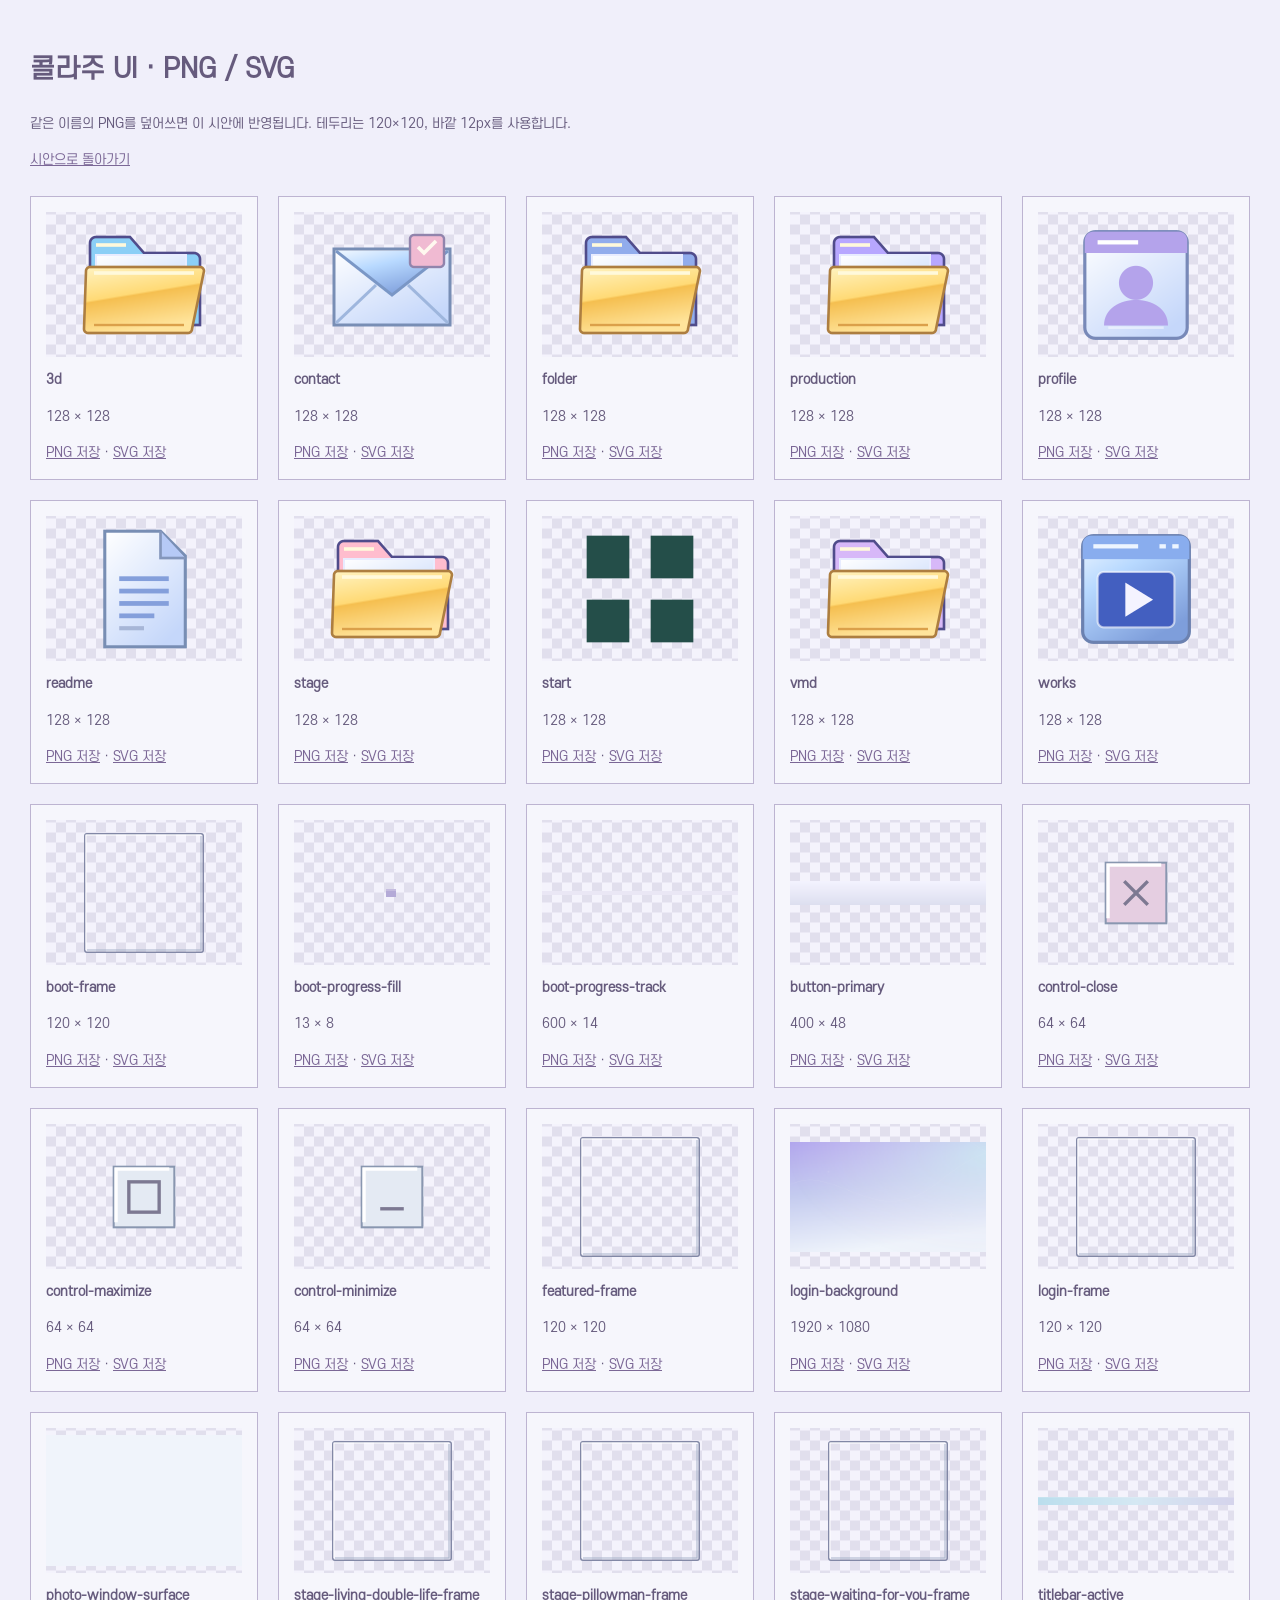
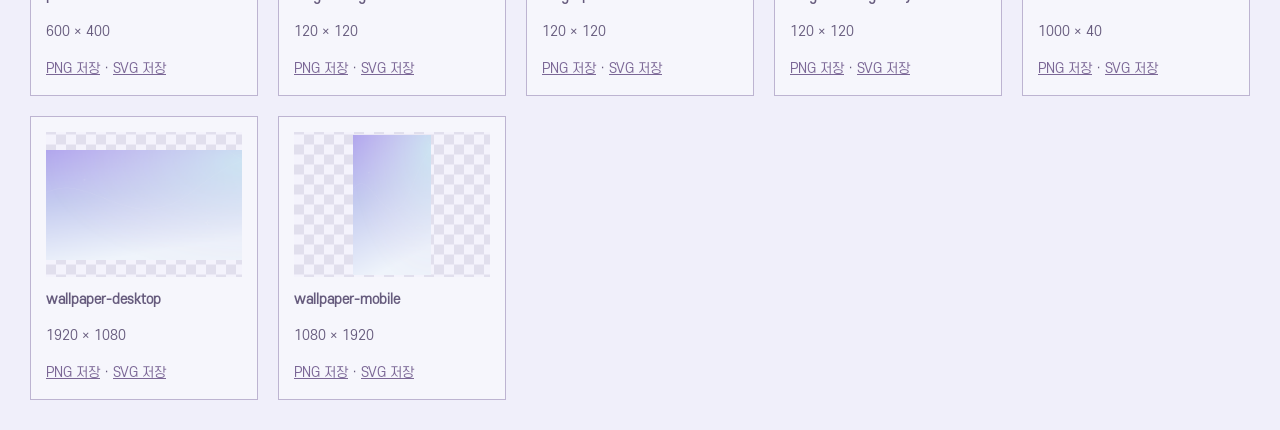
<file: design/desktop-collage/ui/preview.html>
<!doctype html><html lang="ko"><meta charset="utf-8"><meta name="viewport" content="width=device-width,initial-scale=1"><title>콜라주 UI 디자인 파일</title><style>@font-face{font-family:SCDream;src:url('../../../font/SCDream4.otf')}body{margin:0;padding:30px;background:#f0effa;color:#665b7d;font:13px/1.8 SCDream,sans-serif}h1{font-size:26px}main{display:grid;grid-template-columns:repeat(auto-fit,minmax(225px,1fr));gap:20px;margin-top:25px}article{padding:15px;border:1px solid #bdb4d1;background:#fff6}article>div{height:145px;display:grid;place-items:center;background:repeating-conic-gradient(#e1dfed 0% 25%,#f4f3fc 0% 50%) 0/20px 20px}img{max-width:100%;max-height:140px}h2{font-size:13px;word-break:break-word}a{color:#7b6796}</style><h1>콜라주 UI · PNG / SVG</h1><p>같은 이름의 PNG를 덮어쓰면 이 시안에 반영됩니다. 테두리는 120×120, 바깥 12px를 사용합니다.</p><a href="../index.html">시안으로 돌아가기</a><main><article><div><img src="./icons/3d.png" alt="3d"></div><h2>3d</h2><p>128 × 128</p><a href="./icons/3d.png" download>PNG 저장</a> · <a href="./icons/3d.svg" download>SVG 저장</a></article><article><div><img src="./icons/contact.png" alt="contact"></div><h2>contact</h2><p>128 × 128</p><a href="./icons/contact.png" download>PNG 저장</a> · <a href="./icons/contact.svg" download>SVG 저장</a></article><article><div><img src="./icons/folder.png" alt="folder"></div><h2>folder</h2><p>128 × 128</p><a href="./icons/folder.png" download>PNG 저장</a> · <a href="./icons/folder.svg" download>SVG 저장</a></article><article><div><img src="./icons/production.png" alt="production"></div><h2>production</h2><p>128 × 128</p><a href="./icons/production.png" download>PNG 저장</a> · <a href="./icons/production.svg" download>SVG 저장</a></article><article><div><img src="./icons/profile.png" alt="profile"></div><h2>profile</h2><p>128 × 128</p><a href="./icons/profile.png" download>PNG 저장</a> · <a href="./icons/profile.svg" download>SVG 저장</a></article><article><div><img src="./icons/readme.png" alt="readme"></div><h2>readme</h2><p>128 × 128</p><a href="./icons/readme.png" download>PNG 저장</a> · <a href="./icons/readme.svg" download>SVG 저장</a></article><article><div><img src="./icons/stage.png" alt="stage"></div><h2>stage</h2><p>128 × 128</p><a href="./icons/stage.png" download>PNG 저장</a> · <a href="./icons/stage.svg" download>SVG 저장</a></article><article><div><img src="./icons/start.png" alt="start"></div><h2>start</h2><p>128 × 128</p><a href="./icons/start.png" download>PNG 저장</a> · <a href="./icons/start.svg" download>SVG 저장</a></article><article><div><img src="./icons/vmd.png" alt="vmd"></div><h2>vmd</h2><p>128 × 128</p><a href="./icons/vmd.png" download>PNG 저장</a> · <a href="./icons/vmd.svg" download>SVG 저장</a></article><article><div><img src="./icons/works.png" alt="works"></div><h2>works</h2><p>128 × 128</p><a href="./icons/works.png" download>PNG 저장</a> · <a href="./icons/works.svg" download>SVG 저장</a></article><article><div><img src="./images/boot-frame.png" alt="boot-frame"></div><h2>boot-frame</h2><p>120 × 120</p><a href="./images/boot-frame.png" download>PNG 저장</a> · <a href="./images/boot-frame.svg" download>SVG 저장</a></article><article><div><img src="./images/boot-progress-fill.png" alt="boot-progress-fill"></div><h2>boot-progress-fill</h2><p>13 × 8</p><a href="./images/boot-progress-fill.png" download>PNG 저장</a> · <a href="./images/boot-progress-fill.svg" download>SVG 저장</a></article><article><div><img src="./images/boot-progress-track.png" alt="boot-progress-track"></div><h2>boot-progress-track</h2><p>600 × 14</p><a href="./images/boot-progress-track.png" download>PNG 저장</a> · <a href="./images/boot-progress-track.svg" download>SVG 저장</a></article><article><div><img src="./images/button-primary.png" alt="button-primary"></div><h2>button-primary</h2><p>400 × 48</p><a href="./images/button-primary.png" download>PNG 저장</a> · <a href="./images/button-primary.svg" download>SVG 저장</a></article><article><div><img src="./images/control-close.png" alt="control-close"></div><h2>control-close</h2><p>64 × 64</p><a href="./images/control-close.png" download>PNG 저장</a> · <a href="./images/control-close.svg" download>SVG 저장</a></article><article><div><img src="./images/control-maximize.png" alt="control-maximize"></div><h2>control-maximize</h2><p>64 × 64</p><a href="./images/control-maximize.png" download>PNG 저장</a> · <a href="./images/control-maximize.svg" download>SVG 저장</a></article><article><div><img src="./images/control-minimize.png" alt="control-minimize"></div><h2>control-minimize</h2><p>64 × 64</p><a href="./images/control-minimize.png" download>PNG 저장</a> · <a href="./images/control-minimize.svg" download>SVG 저장</a></article><article><div><img src="./images/featured-frame.png" alt="featured-frame"></div><h2>featured-frame</h2><p>120 × 120</p><a href="./images/featured-frame.png" download>PNG 저장</a> · <a href="./images/featured-frame.svg" download>SVG 저장</a></article><article><div><img src="./images/login-background.png" alt="login-background"></div><h2>login-background</h2><p>1920 × 1080</p><a href="./images/login-background.png" download>PNG 저장</a> · <a href="./images/login-background.svg" download>SVG 저장</a></article><article><div><img src="./images/login-frame.png" alt="login-frame"></div><h2>login-frame</h2><p>120 × 120</p><a href="./images/login-frame.png" download>PNG 저장</a> · <a href="./images/login-frame.svg" download>SVG 저장</a></article><article><div><img src="./images/photo-window-surface.png" alt="photo-window-surface"></div><h2>photo-window-surface</h2><p>600 × 400</p><a href="./images/photo-window-surface.png" download>PNG 저장</a> · <a href="./images/photo-window-surface.svg" download>SVG 저장</a></article><article><div><img src="./images/stage-living-double-life-frame.png" alt="stage-living-double-life-frame"></div><h2>stage-living-double-life-frame</h2><p>120 × 120</p><a href="./images/stage-living-double-life-frame.png" download>PNG 저장</a> · <a href="./images/stage-living-double-life-frame.svg" download>SVG 저장</a></article><article><div><img src="./images/stage-pillowman-frame.png" alt="stage-pillowman-frame"></div><h2>stage-pillowman-frame</h2><p>120 × 120</p><a href="./images/stage-pillowman-frame.png" download>PNG 저장</a> · <a href="./images/stage-pillowman-frame.svg" download>SVG 저장</a></article><article><div><img src="./images/stage-waiting-for-you-frame.png" alt="stage-waiting-for-you-frame"></div><h2>stage-waiting-for-you-frame</h2><p>120 × 120</p><a href="./images/stage-waiting-for-you-frame.png" download>PNG 저장</a> · <a href="./images/stage-waiting-for-you-frame.svg" download>SVG 저장</a></article><article><div><img src="./images/titlebar-active.png" alt="titlebar-active"></div><h2>titlebar-active</h2><p>1000 × 40</p><a href="./images/titlebar-active.png" download>PNG 저장</a> · <a href="./images/titlebar-active.svg" download>SVG 저장</a></article><article><div><img src="./images/wallpaper-desktop.png" alt="wallpaper-desktop"></div><h2>wallpaper-desktop</h2><p>1920 × 1080</p><a href="./images/wallpaper-desktop.png" download>PNG 저장</a> · <a href="./images/wallpaper-desktop.svg" download>SVG 저장</a></article><article><div><img src="./images/wallpaper-mobile.png" alt="wallpaper-mobile"></div><h2>wallpaper-mobile</h2><p>1080 × 1920</p><a href="./images/wallpaper-mobile.png" download>PNG 저장</a> · <a href="./images/wallpaper-mobile.svg" download>SVG 저장</a></article></main></html>
</file>
<file: design/desktop-collage/review.css>
@font-face{font-family:SCDream;src:url('../../font/SCDream4.otf');font-weight:400;font-display:swap}@font-face{font-family:SCDream;src:url('../../font/SCDream5.otf');font-weight:500;font-display:swap}@font-face{font-family:SCDream;src:url('../../font/SCDream6.otf');font-weight:600;font-display:swap}
*{box-sizing:border-box}body{margin:0;background:#141b28;color:#f3f5ff;font:13px/1.7 SCDream,sans-serif}button{font:inherit;color:inherit;cursor:pointer;border:0}button:focus-visible,a:focus-visible{outline:2px solid #f3c37c;outline-offset:3px}h1,h2,p{margin:0}img{display:block;max-width:100%}[hidden]{display:none!important}.review-bar{height:49px;display:flex;align-items:center;justify-content:space-between;padding:0 24px;border-bottom:1px solid #7784a133;background:#0e1420;color:#b1bbd0;font-size:11px}.review-bar>span{display:flex;align-items:center;gap:9px}.review-bar b{font-size:9px;font-weight:400;color:#e2bb87;border:1px solid #e2bb8744;padding:1px 6px;border-radius:3px}.review-bar>div{display:flex;gap:7px}.review-bar button{font-size:11px;background:none;border:1px solid transparent;padding:4px 11px;border-radius:4px;color:#a4aec5}.review-bar button[aria-pressed=true]{background:#3e506b44;border-color:#8299c44d;color:#fff}.scene{position:fixed;inset:49px 0 0;display:flex;align-items:center;justify-content:center;background:#151c28 url('./ui/images/wallpaper-desktop.png') center/cover no-repeat}.os-window{padding:5px;border:1px solid #d9e5ff;border-radius:8px 8px 4px 4px;background:linear-gradient(130deg,#dbe2f3,#b0bdd7);box-shadow:inset 1px 1px #fff8,inset -1px -1px #7b8aa8,0 24px 85px #02061066;position:relative}.titlebar{height:36px;display:flex;align-items:center;gap:9px;padding:4px 6px 4px 10px;border:1px solid #244795;border-radius:4px 4px 2px 2px;background:#3f67bd url('./ui/images/titlebar-active.png') center/100% 100%;color:#fff;box-shadow:inset 0 1px #c0d6ff91;text-shadow:0 1px #24406b;user-select:none}.titlebar>img{width:21px;height:21px;object-fit:contain}.titlebar h1,.titlebar h2{font-size:12px;font-weight:500;white-space:nowrap;text-overflow:ellipsis;overflow:hidden;flex:1}.window-mark{font-size:16px;color:#e8efff;margin-right:5px}.login-window{width:480px}.login-body{background:#192334;border:1px solid #8292b1;margin-top:5px;padding:33px 35px 28px}.account-row{display:flex;align-items:center;gap:21px}.account-icon{width:73px;height:73px;border:1px solid #a6bbdf4f;border-radius:8px;display:grid;place-items:center;background:linear-gradient(140deg,#8198c22b,#40577d22);box-shadow:inset 0 1px #bcd0f11c}.account-icon img{width:55px;height:55px}.small-label{color:#8fa3c9;font-size:9px;letter-spacing:.13em;margin-bottom:7px}.account-row h2{font-size:25px;letter-spacing:-.05em;font-weight:600;line-height:1.3}.account-row p:last-child{font-size:11px;color:#afbed7;margin-top:8px}.welcome{padding-top:23px;margin-top:25px;border-top:1px solid #6a7c9a55}.welcome>p{font-size:13px;color:#dbe4f5}.welcome>span{display:block;font-size:11px;color:#91a4c4;margin-top:5px}.primary-button{margin-top:26px;display:flex;align-items:center;justify-content:space-between;min-height:44px;width:100%;padding:9px 15px;color:#263d6c;font-size:13px;font-weight:500;border:1px solid #d7e4ff;border-radius:4px;background:linear-gradient(#e4edff,#b4c9ed);box-shadow:inset 0 1px #fff,inset 0 -1px #8da6d2}.primary-button>span{font-size:21px;line-height:1}.primary-button:hover{filter:brightness(1.07)}.window-footer{background:#ccd6e9;border:1px solid #a8b7d1;border-top-color:#edf3ff;display:flex;justify-content:space-between;align-items:center;gap:15px;padding:8px 10px;color:#526581;font-size:9px;line-height:1.5}.window-footer>span:first-child{display:flex;align-items:center;gap:6px}.window-footer i{width:5px;height:5px;border-radius:50%;background:#739b82}.boot-window{width:520px}.boot-body{margin-top:5px;border:1px solid #8292b1;background:#192334;padding:28px 33px 22px}.boot-brand{display:flex;align-items:center;gap:18px}.boot-brand>img{width:57px;height:57px}.boot-brand h2{font-weight:500;font-size:23px;letter-spacing:-.06em}.boot-brand .small-label{font-size:10px}.boot-log{padding:20px 0 22px;color:#92a4c5;font-size:11px;line-height:2.15}.boot-current{color:#d6e2fb}.progress-label{font-size:10px;display:flex;justify-content:space-between;color:#b9c6df;margin-bottom:9px}.progress-track{height:14px;border:1px solid #647899;background:#0d1625;padding:2px;border-radius:2px;box-shadow:inset 0 1px 2px #020610}.progress-track>div{height:8px;width:64%;background:repeating-linear-gradient(90deg,#9dbce8 0,#9dbce8 10px,transparent 10px,transparent 13px);transition:width .12s linear}.plain-button{display:block;background:none;color:#b5c9eb;margin:15px 0 0 auto;font-size:10px;padding:5px 0}.plain-button:hover{color:white}
.desktop{display:block;padding:74px 28px 75px}.desktop-header{position:absolute;top:20px;left:30px;right:30px;display:flex;align-items:center;gap:15px}.desktop-header strong{font-size:13px;font-weight:500;letter-spacing:-.025em}.desktop-header>span{font-size:9px;letter-spacing:.09em;color:#8194b3;padding-left:14px;border-left:1px solid #8294b34d}.desktop-header button{margin-left:auto;background:#c1d2ef0a;border:1px solid #8eacd14d;border-radius:4px;font-size:10px;color:#bdcce4;padding:4px 9px}.shortcuts{width:218px;display:grid;grid-template-columns:repeat(2,100px);gap:15px 14px;grid-auto-flow:column;grid-template-rows:repeat(4,104px)}.shortcut{background:none;border:1px solid transparent;border-radius:4px;display:flex;flex-direction:column;align-items:center;gap:8px;padding:7px 2px}.shortcut img{width:53px;height:53px;filter:drop-shadow(0 4px 3px #02071066)}.shortcut span{font-size:11px;line-height:1.6;color:#e1e9fa;text-shadow:0 2px 4px #030915;word-break:keep-all}.shortcut:hover{background:#aec5e813;border-color:#9eb8e344}.featured-window{position:absolute;width:min(760px,calc(100% - 300px));right:42px;top:24%;max-height:calc(100% - 140px);display:flex;flex-direction:column}.draggable{cursor:move;touch-action:none}.controls{display:flex;gap:4px;margin-left:auto}.controls button{padding:0;background:none;width:25px;height:25px}.controls img{width:25px;height:25px}.window-menu{display:flex;justify-content:space-between;align-items:center;gap:15px;background:#dce4f2;border:1px solid #a6b6d1;margin-top:4px;padding:8px 12px;color:#536b8e;font-size:10px}.files{display:grid;grid-template-columns:repeat(3,minmax(0,1fr));gap:21px 15px;background:#172132;border:1px solid #a6b6d1;border-top:0;padding:23px 18px 27px;overflow:auto;min-height:0;scrollbar-color:#809bc7 #1a293e}.work-file{background:none;color:#e7eefc;text-align:left;padding:5px;border:1px solid transparent;border-radius:3px;min-width:0}.work-file:hover{background:#9dbce515;border-color:#9dbce54d}.file-art{display:block;position:relative;border:1px solid #829bc05e;padding:4px;background:#a1b6d11a;margin-bottom:12px;border-radius:2px}.file-art>img{width:100%;aspect-ratio:1.6;object-fit:cover}.file-tag{display:block;font-size:8px;letter-spacing:.08em;color:#8ba5d1;margin-bottom:6px}.work-file strong{font-size:12px;font-weight:400;line-height:1.7;display:block;word-break:keep-all}.work-file small{font-size:10px;color:#91a8cb;display:block;margin-top:4px}.featured-window.maximized{top:65px;left:260px;right:18px;bottom:65px;width:auto;max-height:none}.featured-window.maximized .files{flex:1}.desktop-note{position:absolute;bottom:75px;left:32px;color:#7e92b4;font-size:10px}.taskbar{height:49px;position:absolute;bottom:0;left:0;right:0;padding:5px 9px;display:flex;align-items:center;gap:8px;background:linear-gradient(#b9c9e5,#98aed0);border-top:1px solid #e0eaff;box-shadow:0 -3px 12px #030c201a;color:#3b557e}.taskbar img{height:23px;width:23px}.taskbar button{display:flex;align-items:center;gap:8px;min-height:35px;border:1px solid #f2f6ff;border-bottom-color:#728eb7;border-right-color:#728eb7;background:linear-gradient(#e8effb,#c3d2ea);box-shadow:inset 0 1px white;border-radius:4px;padding:3px 12px;color:#37517b;font-size:11px}.taskbar .start{font-weight:500}.taskbar>time{margin-left:auto;border:1px solid #819abb;background:#c9d7ed55;box-shadow:inset 0 1px #7188af55;padding:6px 13px;border-radius:3px;font-size:11px}.thumbnail-page{padding:45px 5vw 70px}.thumbnail-intro{margin:0 0 35px}.thumbnail-intro h1{font-size:30px;font-weight:500;letter-spacing:-.04em}.thumbnail-intro>p:last-child{font-size:12px;color:#91a4c4;margin-top:12px}.comparison{padding:25px 0;border-top:1px solid #899fca33}.comparison h2{font-size:17px;font-weight:500;margin-bottom:19px}.comparison>div{display:grid;grid-template-columns:1fr 1fr;gap:26px}.comparison figure{margin:0}.comparison img{width:100%;aspect-ratio:1.6;object-fit:cover;border:1px solid #819aca4d}.comparison figcaption{color:#98adce;font-size:11px;margin:8px 0}.comparison figcaption b{color:#c8defd;font-weight:500}.comparison>p{font-size:11px;color:#b9cbed;margin-top:8px}.image-preview{padding:5px;border:1px solid #d9e5ff;background:#cad6ed;color:#fff;border-radius:6px;width:min(1000px,93vw);max-height:90svh}.image-preview::backdrop{background:#020817cc}.image-preview .titlebar button{background:none;font-size:24px;padding:0 6px}.image-preview>img{max-height:72svh;margin-top:5px;width:100%;object-fit:contain;background:#111a28}.image-preview>p{padding:7px;font-size:10px;color:#536581}
@media(max-width:900px){.featured-window{right:20px;width:calc(100% - 270px);top:23%}.files{grid-template-columns:repeat(2,minmax(0,1fr));padding:16px 10px;gap:17px 9px}.file-tag{font-size:7px}.work-file strong{font-size:11px}.desktop-header>span{display:none}}
@media(max-width:700px){.review-bar{height:48px;padding:0 10px;gap:7px}.review-bar>span{font-size:9px;gap:5px}.review-bar b{font-size:8px;padding:0 3px}.review-bar>div{gap:1px}.review-bar button{font-size:9px;padding:4px 6px}.scene{top:48px;background-image:url('./ui/images/wallpaper-mobile.png')}.login-window,.boot-window{width:calc(100% - 30px);max-width:480px}.login-body{padding:27px 23px 23px}.account-row{gap:16px}.account-icon{width:64px;height:64px}.account-row h2{font-size:23px}.account-row p:last-child{font-size:10px}.small-label{font-size:8px}.welcome{margin-top:22px;padding-top:21px}.welcome>p{font-size:12px}.welcome>span{font-size:10px}.primary-button{min-height:44px;margin-top:22px}.window-footer{font-size:8px;padding:8px}.window-footer>span:last-child{font-size:7px}.titlebar{height:36px}.titlebar h1,.titlebar h2{font-size:11px}.boot-body{padding:27px 23px 20px}.boot-brand h2{font-size:20px}.boot-brand{gap:12px}.boot-brand>img{width:51px;height:51px}.boot-log{font-size:10px;padding:20px 0}.boot-brand .small-label{font-size:9px}.desktop{padding:65px 13px 77px;overflow:auto}.desktop-header{top:18px;left:17px;right:17px}.desktop-header strong{font-size:12px}.desktop-header button{font-size:9px}.shortcuts{width:100%;grid-template-columns:repeat(4,minmax(0,1fr));grid-template-rows:none;grid-auto-flow:row;gap:15px 4px}.shortcut{min-height:89px;padding:6px 0;gap:7px}.shortcut img{width:46px;height:46px}.shortcut span{font-size:9px}.featured-window,.featured-window.maximized{position:relative;top:auto;left:auto;right:auto;bottom:auto;width:100%;max-height:none;margin-top:25px}.featured-window .titlebar{cursor:default}.controls button,.controls img{width:27px;height:27px}.controls #maximize{display:none}.files{grid-template-columns:repeat(2,minmax(0,1fr));padding:16px 10px 20px;gap:19px 8px}.files .work-file:nth-child(3){grid-column:auto}.file-tag{font-size:8px}.work-file strong{font-size:11px}.work-file small{font-size:9px}.window-menu{font-size:9px;padding:8px 9px}.desktop-note{position:relative;left:auto;bottom:auto;font-size:9px;margin:18px 3px 10px}.taskbar{position:fixed;height:49px}.taskbar button{font-size:10px;padding:3px 9px}.taskbar>time{font-size:10px}.thumbnail-page{padding:30px 17px 50px}.thumbnail-intro h1{font-size:25px}.thumbnail-intro>p:last-child{font-size:11px}.comparison h2{font-size:14px}.comparison>div{gap:12px}.comparison figcaption{font-size:10px}.comparison>p{font-size:10px}.progress-label{font-size:9px}}
@media(prefers-reduced-motion:reduce){*{transition:none!important}}
/* Replaceable PNG skin slots. Text and click targets remain live HTML. */
#login,#boot{background-image:url('./ui/images/login-background.png')}
.os-window:before{content:'';position:absolute;inset:0;border:10px solid transparent;border-image:url('./ui/images/featured-frame.png') 12 stretch;pointer-events:none;z-index:3}
.login-window:before{border-image-source:url('./ui/images/login-frame.png')}
.boot-window:before{border-image-source:url('./ui/images/boot-frame.png')}
.primary-button{background-image:url('./ui/images/button-primary.png');background-size:100% 100%}
.progress-track{background-image:url('./ui/images/boot-progress-track.png');background-size:100% 100%}
.progress-track>div{background-image:url('./ui/images/boot-progress-fill.png');background-size:13px 8px;background-repeat:repeat-x}
</file>
<file: design/desktop-collage/collage.css>
/* Collage desktop draft: every stage work is its own image-viewer window. */
body{background:#d9d3f6;color:#36364e}.review-bar{background:#eeedffdd;border-color:#8d8bba50;color:#5b5a7a}.review-bar b{color:#796782;border-color:#b39bbd80}.review-bar button{color:#77718f}.review-bar button[aria-pressed=true]{background:#fff9;border-color:#9296c866;color:#4e4c6d}
.scene{background-color:#d1cef5;background-image:url('./ui/images/wallpaper-desktop.png')}.os-window{padding:3px;border-radius:3px;background:linear-gradient(130deg,#f5f6ff,#cbd5e5);border:1px solid #787e9f;box-shadow:inset 1px 1px #fff,inset -1px -1px #a3aec5,5px 9px 18px #5b59832b}
.titlebar{height:28px;border:0;border-bottom:1px solid #b5c2d7;border-radius:0;background-color:#c9e7f0;background-image:url('./ui/images/titlebar-active.png');box-shadow:inset 0 1px #fff9;color:#3b4762;text-shadow:none;padding:3px 5px 3px 7px;gap:7px}.titlebar h1,.titlebar h2{font-size:11px;font-weight:500}.titlebar>img{width:17px;height:17px}.window-mark{color:#647a9c;font-size:13px}
.login-window{width:440px}.login-body,.boot-body{background:#f4f4ff;border-color:#b2bbd3;margin-top:3px;color:#48455f}.login-body{padding:28px 28px 25px}.account-icon{background:linear-gradient(#e2dcff,#e7f4fa);border-color:#c2bce2;border-radius:2px;box-shadow:inset 0 1px white;width:67px;height:67px}.account-icon img{width:49px;height:49px}.small-label{color:#9a8fb8;letter-spacing:.1em}.account-row h2{color:#53496f;font-size:25px;font-weight:500}.account-row p:last-child{color:#9290a8}.welcome{border-color:#d4d0e5;margin-top:24px;padding-top:20px}.welcome>p{color:#65607c}.welcome>span{color:#a29ab5}.primary-button{color:#5e5d7e;border-color:#fff;border-right-color:#a7afc6;border-bottom-color:#a7afc6;border-radius:2px;background-color:#e5e5f7;box-shadow:inset 0 1px #fff;font-weight:400;min-height:39px;margin-top:22px;font-size:12px}.window-footer{background:#e2ebf1;color:#718197;border-color:#c0cbd9;border-top-color:white;font-size:9px;padding:6px 8px}.window-footer i{background:#a6bfa8}
.boot-window{width:480px}.boot-body{padding:26px 29px 22px}.boot-brand h2{font-size:23px;color:#675a80;font-weight:400}.boot-log{color:#a09bb4}.boot-current{color:#72658e}.progress-label{color:#8f8aa6}.progress-track{border-color:#c5bedb;background-color:#eae7f5;box-shadow:inset 1px 1px #afa9c333}.plain-button{color:#8a79a8}.plain-button:hover{color:#58426d}
.desktop-header{top:15px;left:23px;right:23px;color:#60597c}.desktop-header strong{font-size:11px;font-weight:400;letter-spacing:.02em}.desktop-header>span{color:#9a91b5;border-color:#a89bbe80;font-size:8px}.desktop-header button{color:#7c7399;border-color:#b9adcf88;border-radius:2px;background:#f4f5ff45;font-size:9px}
.desktop{padding-top:62px}.desktop-wordmark{position:absolute;left:24%;top:5.5%;pointer-events:none;user-select:none;z-index:0}.desktop-wordmark p{font-size:clamp(40px,5.3vw,84px);font-weight:400;letter-spacing:-.065em;line-height:1.05;color:#6d5ca333}.desktop-wordmark small{display:block;text-align:right;color:#9b85be7a;font-size:10px;letter-spacing:.14em;margin-top:8px}.desktop-sticker{position:absolute;left:19%;bottom:18%;padding:15px 20px 15px 15px;transform:rotate(-4deg);border:1px solid #b7afd1;background:#efdbf2d9;box-shadow:3px 5px 0 #fff5;color:#826587;max-width:220px;z-index:1;font-size:11px;line-height:1.85;border-radius:2px}.desktop-sticker>span{font-size:16px;color:#b18eb5;display:block;line-height:1.3;margin-bottom:5px}.shortcuts{width:192px;grid-template-columns:repeat(2,87px);grid-template-rows:repeat(4,99px);column-gap:11px;row-gap:12px;position:relative;z-index:2}.shortcut{border-radius:2px;gap:6px}.shortcut img{height:48px;width:48px;filter:drop-shadow(1px 3px 1px #8e88ae4d)}.shortcut span{font-size:10px;color:#666080;text-shadow:0 1px #fff9}.shortcut:hover{background:#fff5;border-color:#9f9fc47a}.desktop-note{color:#9b8db5;font-size:9px;bottom:66px;left:29px}
.photo-window-layer{position:absolute;inset:0 0 50px;pointer-events:none;z-index:3}.stage-window{position:absolute;pointer-events:auto;width:32%;display:flex;flex-direction:column;min-width:260px;max-width:calc(100% - 26px)}
.stage-window[data-index="0"]{left:21%;top:20%;width:32%}.stage-window[data-index="1"]{left:51%;top:49%;width:32%}.stage-window[data-index="2"]{left:66%;top:10%;width:29%}
.stage-window:before{border-image-source:var(--photo-frame)}.stage-window .titlebar{cursor:move;touch-action:none}.stage-window[data-active=false] .titlebar{filter:saturate(.4);opacity:.9}.stage-window[data-active=true]{box-shadow:inset 1px 1px #fff,inset -1px -1px #a3aec5,7px 12px 24px #62558238}
.controls{gap:3px}.controls button,.controls img{width:19px;height:19px}.controls button:hover{filter:brightness(1.08)}
.photo-open{display:block;border:1px solid #b8c3d5;margin-top:3px;padding:5px;background:#eff3fb url('./ui/images/photo-window-surface.png') center/100% 100%;width:100%;overflow:hidden;min-height:0}
.photo-open>img{width:100%;height:auto;aspect-ratio:1.6;object-fit:cover}.stage-caption{display:flex;align-items:center;justify-content:space-between;gap:12px;padding:10px 8px 5px;color:#605d78}.stage-caption strong{font-weight:400;font-size:12px;word-break:keep-all}.stage-caption>span{font-size:13px;color:#8a85a2}.stage-meta{display:flex;align-items:center;justify-content:space-between;color:#9691ae;font-size:8px;padding:0 8px 8px;gap:8px}.stage-window.maximized{inset:63px 22px 16px!important;width:auto!important;max-width:none;height:auto}.stage-window.maximized .photo-open{flex:1}.stage-window.maximized .photo-open>img{height:100%;object-fit:contain;aspect-ratio:auto}
.taskbar{z-index:1000;height:43px;background:linear-gradient(#eaf3f7d9,#c7d8e9e6);border-top-color:#fff;box-shadow:0 -1px #a4b8ce66;backdrop-filter:blur(8px);gap:5px;padding:4px 6px}.taskbar button{min-height:32px;background:linear-gradient(#f7fbff,#dce7f2);border-color:#fff;border-bottom-color:#aab6c9;border-right-color:#aab6c9;border-radius:2px;box-shadow:inset 0 1px #fff;color:#6d7590;font-size:10px;padding:3px 9px}.taskbar .start{font-weight:400}.taskbar img{width:20px;height:20px}.taskbar>time{background:#e4eef544;border-color:#becada;color:#74859b;font-size:10px;padding:5px 10px}.photo-tasks{display:flex;gap:5px;flex:1;min-width:0;overflow-x:auto;scrollbar-width:none}.photo-task{flex:0 1 175px;min-width:60px}.photo-task>span{white-space:nowrap;overflow:hidden;text-overflow:ellipsis}.photo-task[aria-pressed=true]{background:linear-gradient(#cad8ec,#e5edf7);box-shadow:inset 1px 1px #9aacc8}
.featured-window{z-index:50;width:min(780px,calc(100% - 270px));right:25px;top:16%;max-height:calc(100% - 120px)}.featured-window .titlebar{cursor:move}.window-menu{background:#e9f0f6;border-color:#c4cbdc;color:#8b8ea5;margin-top:3px}.files{background:#f2f3fb;border-color:#c3cede}.file-art{background:white;border-color:#becbdd;padding:3px}.file-tag{color:#9aa0bd}.work-file{color:#625e79}.work-file:hover{background:#e0dff34d;border-color:#c5c0db}.work-file strong{color:#676078}.work-file small{color:#a09ab1}
.image-preview{background:#eaf0f8;border-color:#b3bfd3;color:#45445d;border-radius:2px}.image-preview>p{color:#8993aa}.image-preview::backdrop{background:#645d8b66}.image-preview .titlebar button{color:#6c6686}.image-preview>img{background:#1a1b25}
.thumbnail-page{background:#111724;color:#edf1ff;min-height:calc(100svh - 49px)}
@media(max-width:1050px) and (min-width:701px){.shortcuts{width:174px;grid-template-columns:repeat(2,80px);column-gap:8px}.stage-window[data-index="0"]{left:22%;top:23%;width:43%}.stage-window[data-index="1"]{left:45%;top:52%;width:48%}.stage-window[data-index="2"]{left:49%;top:7%;width:47%}.desktop-sticker{left:23%;bottom:10%;max-width:190px;font-size:10px}.desktop-wordmark{left:23%;top:8%}.desktop-wordmark p{font-size:7vw}}
@media(max-width:700px){.titlebar{height:31px}.titlebar h1,.titlebar h2{font-size:10px}.controls button,.controls img{width:25px;height:25px}.controls .photo-maximize{display:none}.login-window,.boot-window{width:calc(100% - 32px)}.login-body{padding:25px 22px 23px}.account-row h2{font-size:24px}.boot-body{padding:24px 21px 20px}.boot-brand h2{font-size:21px}.desktop-header{top:16px;left:18px;right:18px}.desktop-header strong{font-size:10px}.desktop-header button{font-size:9px}.desktop{padding:57px 14px 75px;overflow:auto}.shortcuts{grid-template-columns:repeat(4,minmax(0,1fr));grid-template-rows:none;grid-auto-flow:row;gap:12px 4px;width:100%}.shortcut{min-height:85px;padding:5px 0}.shortcut img{width:44px;height:44px}.shortcut span{font-size:9px}.desktop-wordmark{position:relative;left:auto;top:auto;text-align:right;margin:26px 2px 22px}.desktop-wordmark p{font-size:13vw;line-height:1;letter-spacing:-.055em;color:#8573ad55}.desktop-wordmark small{font-size:8px;margin-top:9px}.desktop-sticker{display:none}.photo-window-layer{position:relative;inset:auto;display:flex;flex-direction:column;gap:22px;width:100%;margin-top:5px;z-index:3}.stage-window,.stage-window[data-index],.stage-window.maximized{position:relative!important;left:auto!important;top:auto!important;bottom:auto!important;right:auto!important;width:100%!important;min-width:0;max-width:none;height:auto!important}.stage-window .titlebar{cursor:default}.photo-open{padding:4px}.stage-caption{padding-top:10px}.stage-caption strong{font-size:12px}.stage-meta{font-size:9px;padding-bottom:9px}.photo-open>img,.stage-window.maximized .photo-open>img{aspect-ratio:1.6;height:auto;object-fit:cover}.desktop-note{position:relative;left:auto;bottom:auto;margin:20px 4px 8px;font-size:9px}.taskbar{height:46px;gap:4px}.taskbar button{font-size:9px;padding:3px 6px}.taskbar #restore{display:none}.taskbar img{width:18px;height:18px}.photo-task{min-width:43px;flex-basis:90px}.taskbar>time{font-size:9px;padding:5px 7px}.featured-window,.featured-window.maximized{position:fixed;inset:57px 7px 52px!important;width:calc(100% - 14px);max-height:none;margin:0;height:auto;z-index:100}.featured-window .files{flex:1;overflow:auto}.featured-window .titlebar{cursor:default}}
.photo-window-layer{z-index:auto}
.stage-meta{color:#766d8d}.taskbar button{color:#5d637c}.small-label{color:#81769c}.welcome>span{color:#8b819e}.desktop-header button{color:#74658f}

.work-file[data-project="vmd-oliveyoung-05"] .file-art>img{object-fit:contain;background:#11151d}
</file>
<file: design/desktop-collage/live.css>
/* Published desktop: content windows share the editable collage skin. */
.scene{inset:0}.review-bar{display:none}.desktop-page{min-width:320px;overflow:hidden}
.site-skip{position:fixed;top:-100px;left:15px;z-index:9999;padding:10px;background:#fff;color:#645979}.site-skip:focus{top:10px}.desktop-status{position:absolute;width:1px;height:1px;overflow:hidden;clip:rect(0,0,0,0);white-space:nowrap}
.featured-window{top:75px;max-height:calc(100% - 135px);height:min(640px,calc(100% - 135px));min-height:300px}.featured-window.maximized{inset:48px 14px 53px!important;width:auto;height:auto;max-height:none}
.featured-window .titlebar,.window-menu,.folder-tools,.folder-filters,.window-footer{flex-shrink:0}.featured-window .files{flex:1;min-height:0;overflow:auto}
.folder-tools{display:flex;align-items:center;gap:10px;padding:9px 12px;background:#edf0fa;border:1px solid #c4cbdc;border-top:0}.folder-search-label{font-size:10px;color:#7c7790;white-space:nowrap}.folder-tools input{width:100%;font:12px SCDream,sans-serif;min-height:33px;padding:7px 10px;background:#fff9;color:#5c5877;border:1px solid #c3c1d8;border-radius:2px;outline-offset:2px}.folder-filters{display:flex;gap:5px;padding:7px 10px;background:#e7eaf5;border:1px solid #c4cbdc;border-top:0;overflow-x:auto;scrollbar-width:none}.folder-filters button{flex-shrink:0;background:none;border:1px solid transparent;padding:4px 8px;color:#8b829f;font-size:10px;border-radius:2px;white-space:nowrap}.folder-filters button[aria-pressed=true]{border-color:#b4b4ce;background:#fff8;color:#655776}.file-art{aspect-ratio:1.6}.file-art>img{height:100%;object-fit:cover}.file-art>img.contain{object-fit:contain;background:#171a25}.file-empty{display:grid;place-items:center;height:100%;min-height:90px;background:#c4c7df;color:#7c769a;font-size:25px}.folder-empty{grid-column:1/-1;padding:20px 5px;color:#82738d;font-size:12px}
.app-window{position:absolute;pointer-events:auto;width:min(1050px,calc(100% - 280px));height:min(700px,calc(100% - 130px));min-width:350px;min-height:300px;max-width:calc(100% - 24px);display:flex;flex-direction:column}.app-window .titlebar{cursor:move;touch-action:none;flex-shrink:0}.app-content{flex:1;min-height:0;margin-top:3px;border:1px solid #aab8cf;overflow:auto;background:#f6f5fc}.frame-content{position:relative;overflow:hidden;background:#0b0c0e}.frame-content iframe{display:block;width:100%;height:100%;border:0;background:#0b0c0e}.frame-progress{position:absolute;inset:0;display:grid;place-items:center;background:#12151d;color:#b6bfd3;font-size:12px;z-index:1}.app-window[data-active=false] .frame-content:after{content:'';position:absolute;inset:0;background:transparent;z-index:2}.app-window[data-active=false] .titlebar{filter:saturate(.4);opacity:.9}.app-window.maximized{inset:45px 14px 53px!important;width:auto!important;height:auto!important;max-width:none}.readme-window{width:min(600px,calc(100% - 70px));height:390px}.desktop-readme{padding:30px;color:#76698a;font-size:13px;line-height:2}.desktop-readme h2{font-size:24px;font-weight:400;letter-spacing:-.04em;margin:8px 0 22px}.desktop-readme p{margin:12px 0}.desktop-readme small{display:block;font-size:11px;color:#948aa5;border-top:1px solid #d4cede;margin-top:25px;padding-top:16px}.noscript-message{position:fixed;inset:0;z-index:9999;display:grid;place-content:center;text-align:center;background:#eeecfb;color:#75648b;padding:30px}.noscript-message a{color:#6f5c92}
@media(max-width:1050px) and (min-width:701px){.app-window{width:calc(100% - 48px);height:calc(100% - 130px)}.readme-window{width:min(600px,calc(100% - 48px));height:390px}}
@media(max-width:700px){.scene{inset:0}.app-window,.app-window.maximized,.readme-window{position:fixed!important;inset:7px 7px 54px!important;width:calc(100% - 14px)!important;height:auto!important;max-width:none;min-width:0;min-height:0}.app-window .titlebar{cursor:default;min-height:34px}.app-window .controls button,.app-window .controls img{width:26px;height:26px}.app-window .photo-maximize{display:none}.featured-window,.featured-window.maximized{inset:7px 7px 54px!important;max-height:none;min-height:0;height:auto!important}.folder-tools{padding:8px;gap:7px}.folder-tools input{font-size:16px;min-height:38px}.folder-search-label{font-size:9px}.folder-filters{padding:6px}.folder-filters button{font-size:9px;padding:5px 6px}.desktop-readme{padding:24px 20px;font-size:12px}.desktop-readme h2{font-size:23px}.taskbar #restore{display:flex}.taskbar #restore>span{display:none}.taskbar .photo-task{flex-basis:90px}.taskbar>time{padding:5px;min-width:44px}.taskbar{gap:3px}.taskbar button{gap:4px}}

/* Shared window geometry keeps every app inside the available desktop. */
.window-interacting,.window-interacting *{user-select:none!important}
.window-interacting iframe{pointer-events:none}
.resize-handle{position:absolute;z-index:5;touch-action:none}
.resize-n,.resize-s{height:8px;left:9px;right:9px;cursor:ns-resize}
.resize-n{top:-3px}.resize-s{bottom:-3px}
.resize-e,.resize-w{width:8px;top:9px;bottom:9px;cursor:ew-resize}
.resize-e{right:-3px}.resize-w{left:-3px}
.resize-ne,.resize-nw,.resize-se,.resize-sw{width:14px;height:14px}
.resize-ne{top:-3px;right:-3px;cursor:nesw-resize}.resize-sw{bottom:-3px;left:-3px;cursor:nesw-resize}
.resize-nw{top:-3px;left:-3px;cursor:nwse-resize}.resize-se{bottom:-3px;right:-3px;cursor:nwse-resize}
.maximized>.resize-handle{display:none}
.folder-navigation{display:flex;gap:3px;flex-shrink:0}
.folder-navigation button,#folder-path button{background:#fff7;color:#625a7a;border:1px solid #bac1d6;border-radius:2px;min-width:28px;min-height:28px;padding:2px 6px}
.folder-navigation button:disabled{opacity:.35;cursor:default}
#folder-path{flex:1;min-width:0;overflow:hidden;text-overflow:ellipsis;white-space:nowrap}
#folder-path button{font-size:inherit}#folder-count{white-space:nowrap}
.category-folder{text-align:center;padding:20px 8px;align-self:start}
.category-folder>img{width:62px;height:62px;object-fit:contain;margin:0 auto 14px}
@media(min-width:701px){
 .app-window,.featured-window,.stage-window{min-width:320px;min-height:220px;max-width:100%;max-height:none}
 .app-window.maximized,.featured-window.maximized,.stage-window.maximized{position:fixed;inset:0 0 43px!important;width:auto!important;height:auto!important;max-width:none;max-height:none;margin:0;border-radius:0}
 .stage-window .titlebar,.stage-caption,.stage-meta{flex-shrink:0}
 .stage-window{height:clamp(260px,26vw,440px)}
 .stage-window .photo-open{flex:1;min-height:0}
 .stage-window .photo-open>img{height:100%;object-fit:contain;aspect-ratio:auto}
}
@media(max-width:700px){
 .featured-window,.featured-window.maximized{width:calc(100% - 14px)!important;max-width:none}
 .resize-handle{display:none}.window-menu{gap:6px;padding:6px}
 .folder-navigation{gap:2px}.folder-navigation button{min-width:27px;min-height:30px}
 #folder-count{font-size:8px}.category-folder>img{width:52px;height:52px}
}
</file>
<file: styles.css>
@font-face{font-family:SCDream;src:url('./font/SCDream1.otf') format('opentype');font-weight:100;font-display:swap}
@font-face{font-family:SCDream;src:url('./font/SCDream2.otf') format('opentype');font-weight:200;font-display:swap}
@font-face{font-family:SCDream;src:url('./font/SCDream3.otf') format('opentype');font-weight:300;font-display:swap}
@font-face{font-family:SCDream;src:url('./font/SCDream4.otf') format('opentype');font-weight:400;font-display:swap}
@font-face{font-family:SCDream;src:url('./font/SCDream5.otf') format('opentype');font-weight:500;font-display:swap}
@font-face{font-family:SCDream;src:url('./font/SCDream6.otf') format('opentype');font-weight:600;font-display:swap}
@font-face{font-family:SCDream;src:url('./font/SCDream7.otf') format('opentype');font-weight:700;font-display:swap}
@font-face{font-family:SCDream;src:url('./font/SCDream8.otf') format('opentype');font-weight:800;font-display:swap}
@font-face{font-family:SCDream;src:url('./font/SCDream9.otf') format('opentype');font-weight:900;font-display:swap}
:root{color-scheme:dark;--bg:#0b0c0e;--paper:#efeee9;--muted:#a3a5a9;--faint:#777a80;--line:#303236;--accent:#e95164;--highlight:#bddce0;--space:clamp(80px,11vw,168px);font-family:SCDream,sans-serif;color:var(--paper);background:var(--bg)}
*{box-sizing:border-box}html{scroll-behavior:smooth;scroll-padding-top:100px}body{margin:0;min-width:320px;background:var(--bg);font-size:15px;font-weight:400;line-height:1.85;-webkit-font-smoothing:antialiased}body.dialog-open{overflow:hidden}a{color:inherit;text-decoration:none}button,input{font:inherit}button{color:inherit;cursor:pointer}button,a,input,summary{-webkit-tap-highlight-color:transparent}button:focus-visible,a:focus-visible,input:focus-visible,summary:focus-visible{outline:2px solid var(--highlight);outline-offset:5px}button{border:0}button:disabled{opacity:.3;cursor:default}img{max-width:100%;display:block}h1,h2,h3,p{margin:0}h1,h2,h3{font-weight:500}::selection{background:#b8394c;color:#fff}[hidden]{display:none!important}.container{width:min(1380px,calc(100% - 96px));margin-inline:auto}.section-space{padding-block:var(--space)}.sr-only{position:absolute;width:1px;height:1px;margin:-1px;padding:0;overflow:hidden;clip:rect(0,0,0,0);white-space:nowrap;border:0}.skip-link{position:fixed;left:20px;top:-100px;z-index:200;background:var(--paper);color:var(--bg);padding:12px 18px}.skip-link:focus{top:16px}
.site-header{position:fixed;top:0;left:0;right:0;z-index:50;display:flex;align-items:center;justify-content:space-between;gap:24px;padding:24px 48px;min-height:83px;background:transparent;transition:background .25s,border-color .25s;border-bottom:1px solid transparent}.site-header.is-scrolled{background:rgba(11,12,14,.96);border-color:var(--line)}.wordmark{display:inline-flex;align-items:center;gap:9px;font-size:17px;font-weight:600;letter-spacing:-.035em;white-space:nowrap}.name-dot{width:5px;height:5px;border-radius:50%;background:var(--accent)}.site-nav{display:flex;gap:36px;font-size:13px;font-weight:400}.site-nav a{position:relative;padding:5px 0;color:#c8c8c6}.site-nav a:after{content:'';position:absolute;left:0;right:0;bottom:0;height:1px;background:var(--paper);transform:scaleX(0);transform-origin:left;transition:transform .2s}.site-nav a:hover{color:#fff}.site-nav a:hover:after,.site-nav a[aria-current=location]:after{transform:scaleX(1)}.scroll-progress{position:absolute;left:0;right:0;bottom:-1px;height:1px;background:var(--accent);transform:scaleX(0);transform-origin:left}.menu-toggle{display:none;background:none;font-size:12px}.menu-toggle span{display:inline-block;margin-left:7px;font-size:18px;transition:transform .2s}.menu-toggle[aria-expanded=true] span{transform:rotate(45deg)}
.hero{position:relative;display:flex;flex-direction:column;justify-content:center;min-height:100svh;padding-top:140px;padding-bottom:80px}.hero-topline{display:flex;justify-content:space-between;gap:24px;padding-bottom:32px;color:var(--muted);font-size:11px;font-weight:400;letter-spacing:.1em}.hero-topline span:first-child{letter-spacing:.2em}.hero h1{font-size:clamp(88px,12.7vw,205px);font-weight:500;line-height:.91;letter-spacing:-.055em;margin-left:-.065em}.hero h1>span{display:block}.title-stop{color:var(--accent)}.hero-bottom{display:flex;align-items:flex-end;justify-content:space-between;gap:42px;margin-top:40px}.hero-bottom>p{font-size:clamp(13px,1.2vw,17px);font-weight:300;color:#c2c2c0;max-width:500px;line-height:1.8}.explore-link{display:inline-flex;align-items:center;gap:22px;font-size:12px;letter-spacing:.04em}.round-arrow{display:grid;place-items:center;width:48px;height:48px;border:1px solid #686b70;border-radius:50%;font-size:23px;transition:background .2s,color .2s,transform .25s}.explore-link:hover .round-arrow{background:var(--paper);color:var(--bg);transform:translateY(4px)}.hero-foot{display:flex;align-items:center;justify-content:space-between;gap:20px;border-top:1px solid var(--line);padding-top:20px;margin-top:54px;font-size:10px;color:var(--faint);letter-spacing:.08em}.hero-foot a{color:#b1b2b5;transition:color .2s}.hero-foot a:hover{color:#fff}
.section-label{font-size:10px;font-weight:500;text-transform:uppercase;letter-spacing:.16em;color:var(--muted);margin-bottom:28px}.statement{border-top:1px solid var(--line)}.statement-layout{display:grid;grid-template-columns:1fr .8fr;gap:clamp(50px,12vw,180px)}.statement h2{font-size:clamp(32px,4vw,61px);line-height:1.55;letter-spacing:-.065em;font-weight:400;word-break:keep-all}.statement-copy{max-width:490px}.statement-question{color:var(--paper);font-size:16px;font-weight:500;margin-bottom:25px;word-break:keep-all}.statement-copy #intro-copy p{font-size:14px;line-height:2.1;color:var(--muted);margin-bottom:16px;word-break:keep-all}.text-link{display:inline-flex;align-items:center;gap:25px;font-size:12px;color:var(--paper);border-bottom:1px solid #676a70;padding:10px 0 6px;white-space:nowrap}.text-link span{display:inline-block;transition:transform .2s}.text-link:hover span{transform:translate(3px,-3px)}.statement-copy .text-link{margin-top:14px}
.section-top{display:flex;align-items:flex-end;justify-content:space-between;gap:30px;margin-bottom:66px}.section-top .section-label{margin-bottom:16px}.section-top h2{font-size:clamp(31px,3.8vw,58px);line-height:1.35;letter-spacing:-.065em;font-weight:400;word-break:keep-all}.heading-dot{color:var(--accent)}.featured-section{padding-top:40px}.featured-grid{display:grid;grid-template-columns:1fr 1fr;gap:75px 52px}.featured-card:nth-child(even){padding-top:112px}.work-image,.archive-image{display:block;position:relative;background:#131518;overflow:hidden}.work-image img{width:100%;aspect-ratio:1.68;object-fit:contain;transition:transform .6s}.work-image:hover img,.archive-image:hover img{transform:scale(1.035)}.work-image:focus-visible,.archive-image:focus-visible{outline-offset:7px}.image-open{position:absolute;bottom:18px;right:18px;display:grid;place-items:center;width:40px;height:40px;border-radius:50%;background:rgba(11,12,14,.82);backdrop-filter:blur(6px);font-size:22px;color:#fff;opacity:0;transform:translateY(8px);transition:opacity .2s,transform .2s}.work-image:hover .image-open,.work-image:focus-visible .image-open,.archive-image:hover .image-open,.archive-image:focus-visible .image-open{opacity:1;transform:translateY(0)}.work-caption{display:flex;align-items:flex-start;justify-content:space-between;gap:20px;padding-top:24px}.work-kind{color:var(--muted);font-size:10px;letter-spacing:.1em;text-transform:uppercase;margin-bottom:7px}.work-caption h3{font-size:clamp(20px,2vw,29px);font-weight:500;letter-spacing:-.045em;line-height:1.5}.work-summary{font-size:12px;color:var(--muted);max-width:460px;line-height:1.95;margin-top:12px;word-break:keep-all}.caption-arrow{font-size:25px;line-height:1;padding:16px 2px 10px 12px;transition:color .2s,transform .2s}.caption-arrow:hover{color:var(--accent);transform:translate(2px,-2px)}
.archive-section{border-top:1px solid var(--line)}.archive-total{font-size:12px;color:var(--muted);letter-spacing:.05em}.archive-controls{display:flex;justify-content:space-between;align-items:center;gap:30px;border-bottom:1px solid var(--line);padding-bottom:18px;margin-bottom:38px}.filters{display:flex;align-items:center;gap:23px;overflow-x:auto;scrollbar-width:none}.filters::-webkit-scrollbar{display:none}.filter{display:inline-flex;align-items:baseline;gap:6px;flex-shrink:0;padding:10px 0;background:none;color:#8f9299;font-size:12px;white-space:nowrap;position:relative}.filter:after{content:'';position:absolute;bottom:2px;left:0;right:0;height:1px;background:var(--paper);transform:scaleX(0);transform-origin:left;transition:transform .2s}.filter:hover,.filter[aria-pressed=true]{color:var(--paper)}.filter[aria-pressed=true]:after{transform:scaleX(1)}.filter sup{font-size:8px;color:var(--faint);transform:translateY(-4px)}.search-label{display:flex;align-items:center;gap:6px;border-bottom:1px solid #4d5056;min-width:155px}.search-label input{width:130px;color:var(--paper);background:none;border:0;padding:9px 0;font-size:11px;border-radius:0}.search-label input::placeholder{color:#96999f}.search-label span:last-child{font-size:22px}.archive-grid{display:grid;grid-template-columns:repeat(3,minmax(0,1fr));gap:48px 28px}.archive-image{aspect-ratio:1.58}.archive-image img{height:100%;width:100%;object-fit:cover;transition:transform .5s}.archive-image img.contain{object-fit:contain}.archive-caption{padding-top:17px}.archive-caption>p:first-child{font-size:9px;text-transform:uppercase;letter-spacing:.08em;color:var(--faint);margin-bottom:6px}.archive-caption h3{font-weight:500;font-size:15px;line-height:1.5;letter-spacing:-.025em}.archive-subtitle{font-size:10px;color:var(--muted);line-height:1.6;margin-top:5px}.archive-card{animation:card-in .3s ease both}.empty-state{padding:60px 20px;text-align:center;color:var(--muted)}.art-placeholder{width:100%;height:100%;min-height:190px;display:flex;flex-direction:column;align-items:center;justify-content:center;gap:5px;background:linear-gradient(145deg,#171b1f,#111315);padding:24px;text-align:center}.art-placeholder>span:first-child{font-size:20px;font-weight:500;letter-spacing:.06em}.art-placeholder small{font-size:10px;color:var(--muted)}.play-mark{font-size:35px;color:#bddce0;margin-top:12px}.error{color:#efadbb;font-size:14px}
.profile-section{border-top:1px solid var(--line)}.profile-layout{display:grid;grid-template-columns:.8fr 1fr;gap:clamp(60px,12vw,180px)}.profile-layout h2{font-size:clamp(39px,5vw,74px);line-height:1.15;font-weight:400;letter-spacing:-.055em}.profile-layout h2>span{font-size:.45em;letter-spacing:-.04em;line-height:2.4}.profile-role{font-size:12px;color:var(--muted);margin-top:20px}.profile-copy{max-width:640px}.profile-lead{font-size:clamp(18px,2vw,25px);line-height:1.75;letter-spacing:-.035em;color:var(--paper);margin-bottom:23px;word-break:keep-all}.profile-copy>p:not(.profile-lead){font-size:13px;color:var(--muted);line-height:2;word-break:keep-all}.education{margin:33px 0 40px}.education>span{font-size:10px;color:var(--faint)}.education p{font-size:13px}.education p span{margin-left:7px;color:var(--muted)}.profile-details{border-top:1px solid var(--line)}.profile-details:last-child{border-bottom:1px solid var(--line)}.profile-details summary{display:flex;justify-content:space-between;gap:20px;list-style:none;cursor:pointer;padding:20px 0;font-size:12px}.profile-details summary::-webkit-details-marker{display:none}.profile-details summary>span{font-size:16px;line-height:1.3;transition:transform .2s}.profile-details[open] summary>span{transform:rotate(45deg)}.experience-item{padding:16px 0 24px}.experience-period{color:var(--faint);font-size:10px}.experience-item h3{font-size:14px;font-weight:500;margin:5px 0}.experience-item .experience-role{font-size:11px;color:#c7c7c8;margin-bottom:9px}.experience-item>p:last-child{font-size:11px;color:var(--muted);line-height:1.9;word-break:keep-all}.tool-group{margin:13px 0 25px}.tool-group h3{font-size:11px;font-weight:500;margin-bottom:6px}.tool-group p{font-size:11px;line-height:2;color:var(--muted)}
.contact-section{border-top:1px solid var(--line);padding-bottom:100px}.contact-section h2{font-size:clamp(58px,9vw,135px);font-weight:300;line-height:1.1;letter-spacing:-.065em;margin:20px 0 52px}.contact-row{display:flex;align-items:center;justify-content:space-between;gap:30px}.contact-email{font-size:clamp(17px,2.6vw,39px);font-weight:300;letter-spacing:-.03em;line-height:1.5;word-break:break-all}.contact-email>span{display:inline-block;transition:transform .2s}.contact-email:hover>span{transform:translate(4px,-4px)}.copy-email{flex-shrink:0;background:none;border:1px solid #5a5d63;padding:10px 15px;font-size:10px;transition:background .2s,color .2s}.copy-email:hover{background:var(--paper);color:var(--bg)}.copy-status{min-height:29px;padding-top:8px;color:var(--highlight);font-size:11px}.contact-links{display:flex;gap:28px;flex-wrap:wrap;margin-top:25px;color:var(--muted);font-size:11px}.contact-links a:hover{color:var(--paper)}.site-footer{display:flex;justify-content:space-between;align-items:center;gap:25px;padding-block:25px;border-top:1px solid var(--line);font-size:10px;color:var(--muted)}
.project-main{padding-top:145px}.project-back{display:inline-flex;gap:20px;font-size:11px;color:var(--muted);margin-bottom:54px}.project-back:hover{color:var(--paper)}.project-kicker{font-size:10px;text-transform:uppercase;letter-spacing:.12em;color:var(--muted);margin-bottom:20px}.project-title{font-size:clamp(36px,6.3vw,90px);font-weight:400;line-height:1.23;letter-spacing:-.055em;word-break:keep-all;overflow-wrap:anywhere}.project-subtitle{margin:21px 0 0;font-size:14px;font-weight:300;color:var(--muted)}.project-hero{margin-top:54px}.media-open{display:block;position:relative;background:#101114;width:100%;padding:0;border:0;cursor:zoom-in}.media-open img{width:100%;height:auto}.media-open:after{content:'↗';position:absolute;right:18px;bottom:18px;display:grid;place-items:center;width:40px;height:40px;background:#0b0c0ebd;border-radius:50%;font-size:22px;opacity:0;transition:opacity .2s}.media-open:hover:after,.media-open:focus-visible:after{opacity:1}.project-overview{display:grid;grid-template-columns:1.4fr 1fr;gap:clamp(40px,8vw,130px);padding-block:70px 40px}.project-overview .project-summary{font-size:clamp(18px,2vw,26px);font-weight:300;line-height:1.85;letter-spacing:-.03em;word-break:keep-all}.project-meta{display:grid;grid-template-columns:85px 1fr;align-content:start;gap:12px 15px;margin:0;font-size:11px;line-height:1.9}.project-meta dt{color:var(--faint)}.project-meta dd{margin:0;color:#c9cacc}.project-story{padding-block:45px 65px;display:grid;grid-template-columns:repeat(2,minmax(0,1fr));gap:35px 65px}.story-item h2{font-size:20px;letter-spacing:-.035em;margin-bottom:15px}.story-item p{font-size:13px;color:var(--muted);line-height:2;word-break:keep-all}.project-gallery{padding-top:40px;border-top:1px solid var(--line)}.project-gallery>h2{font-size:11px;font-weight:400;letter-spacing:.12em;text-transform:uppercase;margin-bottom:35px;color:var(--muted)}.gallery-item{margin:0 0 42px}.gallery-item figcaption{font-size:10px;color:var(--faint);margin-top:10px}.video-source{border:1px solid var(--line);padding:34px;margin-top:40px;display:flex;align-items:center;justify-content:space-between;gap:25px}.video-source p{font-size:13px}.video-source a{font-size:11px;border-bottom:1px solid #696b70;white-space:nowrap;padding:5px 0}.no-image-project{height:clamp(260px,42vw,600px);border:1px solid var(--line)}.project-navigation{display:grid;grid-template-columns:1fr 1fr;gap:30px;margin-block:90px;border-top:1px solid var(--line);border-bottom:1px solid var(--line);padding-block:30px}.project-navigation a{font-size:18px;line-height:1.5}.project-navigation a:last-child{text-align:right}.project-navigation small{display:block;font-size:10px;color:var(--muted);margin-bottom:12px}.project-error{padding:80px 0 200px}.lightbox{border:0;max-width:none;max-height:none;width:100%;height:100svh;padding:20px 30px;background:rgba(5,6,8,.98);color:var(--paper);overflow:hidden;margin:0;inset:0}.lightbox::backdrop{background:#000}.lightbox-top{display:flex;align-items:center;justify-content:space-between;gap:20px;height:52px;font-size:11px;color:#a9acb1}.lightbox-close{background:none;width:44px;height:44px;font-size:26px}.lightbox-stage{display:grid;grid-template-columns:45px minmax(0,1fr) 45px;gap:20px;align-items:center;height:calc(100% - 92px)}.lightbox-stage img{max-width:100%;max-height:100%;width:auto;height:auto;object-fit:contain;margin:auto}.lightbox-direction{width:44px;height:50px;background:none;font-size:30px}.lightbox-caption{text-align:center;font-size:10px;color:#969aa2;padding-top:10px}.has-reveal .reveal{opacity:0;transform:translateY(18px);transition:opacity .65s ease,transform .65s ease}.has-reveal .reveal.is-visible{opacity:1;transform:translateY(0)}
@keyframes card-in{from{opacity:0;transform:translateY(6px)}to{opacity:1;transform:translateY(0)}}
@media(min-width:1550px){.site-header{padding-inline:max(48px,calc((100% - 1380px)/2))}.hero{padding-top:160px}.hero h1{font-size:205px}}
@media(max-width:1050px){.container{width:calc(100% - 64px)}.site-header{padding-inline:32px}.statement-layout,.profile-layout{gap:55px}.featured-grid{gap:55px 30px}.featured-card:nth-child(even){padding-top:80px}.filters{gap:17px}.archive-controls{gap:22px}.filter{font-size:10px}.search-label{min-width:120px}.search-label input{width:100px}.archive-grid{gap:36px 22px}.archive-caption h3{font-size:13px}.project-overview{gap:45px}.hero{padding-top:130px}.hero h1{font-size:14.8vw}.hero-topline{padding-bottom:35px}.hero-bottom{margin-top:38px}}
@media(max-width:700px){:root{--space:86px}html{scroll-padding-top:80px}body{font-size:14px}.container{width:calc(100% - 40px)}.site-header{min-height:73px;padding:18px 20px}.wordmark{font-size:15px}.menu-toggle{display:flex;align-items:center;min-height:36px;padding:0}.site-nav{position:absolute;left:0;right:0;top:72px;padding:24px 25px 30px;background:#101113;display:none;border-bottom:1px solid var(--line);font-size:18px;gap:14px}.site-nav.is-open{display:flex;flex-direction:column}.site-nav a{width:fit-content}.hero{min-height:100svh;padding-top:118px;padding-bottom:40px;justify-content:center}.hero-topline{font-size:8px;letter-spacing:.02em;gap:10px;padding-bottom:42px}.hero-topline span:first-child{letter-spacing:.08em}.hero h1{font-size:21vw;line-height:.95;letter-spacing:-.06em;margin-left:-.06em}.hero-bottom{gap:20px;margin-top:38px;align-items:center}.hero-bottom>p{max-width:240px;font-size:12px;word-break:keep-all}.explore-link{gap:0}.explore-link>span:first-child{display:none}.round-arrow{width:42px;height:42px;font-size:20px}.hero-foot{margin-top:53px;padding-top:17px;font-size:8px;letter-spacing:0;gap:10px}.statement .section-label{margin-bottom:24px}.statement-layout,.profile-layout{grid-template-columns:1fr;gap:35px}.statement h2{font-size:35px;line-height:1.5}.statement-copy{max-width:none}.statement-question{font-size:14px;margin-bottom:18px}.statement-copy #intro-copy p{font-size:12px;line-height:2.1}.statement-copy .text-link{margin-top:7px}.section-top{margin-bottom:35px;gap:20px}.section-top h2{font-size:32px}.section-top .section-label{margin-bottom:13px}.section-top .text-link{font-size:10px;gap:13px}.featured-section{padding-top:20px}.featured-grid{display:block}.featured-card,.featured-card:nth-child(even){padding-top:0;margin-bottom:58px}.featured-card:last-child{margin-bottom:0}.work-image img{aspect-ratio:auto;object-fit:contain}.work-caption{padding-top:18px;gap:10px}.work-kind{font-size:9px}.work-caption h3{font-size:22px}.work-summary{font-size:11px;margin-top:8px}.caption-arrow{font-size:23px}.image-open{opacity:1;transform:none;width:32px;height:32px;right:12px;bottom:12px;font-size:19px}.archive-total{font-size:10px}.archive-controls{align-items:stretch;flex-direction:column;gap:15px;margin-bottom:27px;padding-bottom:15px}.filters{gap:21px;padding-bottom:2px}.filter{font-size:11px}.search-label{width:100%;max-width:250px}.search-label input{width:100%;font-size:11px}.archive-grid{grid-template-columns:repeat(2,minmax(0,1fr));gap:32px 15px}.archive-image{aspect-ratio:1.3}.archive-caption{padding-top:12px}.archive-caption>p:first-child{font-size:8px;letter-spacing:0}.archive-caption h3{font-size:12px}.archive-subtitle{font-size:9px}.archive-image .image-open{width:25px;height:25px;bottom:8px;right:8px;font-size:16px}.art-placeholder{min-height:0;padding:14px}.art-placeholder>span:first-child{font-size:13px;letter-spacing:.02em}.art-placeholder small{font-size:8px;line-height:1.5}.play-mark{font-size:25px;margin-top:3px}.profile-layout{gap:37px}.profile-layout h2{font-size:49px}.profile-layout h2>span{line-height:2;font-size:.42em}.profile-role{font-size:11px;margin-top:10px}.profile-lead{font-size:18px}.profile-copy>p:not(.profile-lead){font-size:12px}.education{margin-top:25px}.contact-section{padding-bottom:65px}.contact-section h2{font-size:62px;margin:0 0 35px}.contact-row{align-items:flex-start;flex-direction:column;gap:20px}.contact-email{font-size:20px;letter-spacing:-.035em}.copy-email{font-size:10px;padding:8px 12px}.copy-status{padding-top:10px}.contact-links{gap:20px;font-size:10px;margin-top:17px}.site-footer{font-size:9px;padding-block:22px}.project-main{padding-top:110px}.project-back{margin-bottom:38px}.project-title{font-size:39px;line-height:1.3}.project-kicker{font-size:9px;margin-bottom:15px}.project-subtitle{font-size:12px;margin-top:17px}.project-hero{margin-top:35px}.project-overview{grid-template-columns:1fr;gap:30px;padding-block:37px 20px}.project-overview .project-summary{font-size:19px}.project-meta{font-size:10px;grid-template-columns:70px 1fr;gap:10px 15px}.project-story{grid-template-columns:1fr;gap:28px;padding-block:35px 45px}.story-item h2{font-size:18px;margin-bottom:12px}.story-item p{font-size:12px}.project-gallery{padding-top:28px}.project-gallery>h2{margin-bottom:25px;font-size:10px}.gallery-item{margin-bottom:27px}.media-open:after{width:30px;height:30px;font-size:19px;opacity:1;right:12px;bottom:12px}.video-source{padding:25px;align-items:flex-start;flex-direction:column;gap:12px}.video-source p{font-size:12px}.project-navigation{margin-block:60px;gap:25px;padding-block:25px}.project-navigation a{font-size:13px}.project-navigation small{font-size:9px}.lightbox{padding:12px}.lightbox-stage{grid-template-columns:28px minmax(0,1fr) 28px;gap:4px}.lightbox-direction{width:28px;font-size:23px}.lightbox-top{font-size:10px}.lightbox-caption{font-size:9px}}
@media(prefers-reduced-motion:reduce){html{scroll-behavior:auto}*,*:before,*:after{animation-duration:.01ms!important;transition-duration:.01ms!important}.has-reveal .reveal{opacity:1;transform:none}}

/* Main works: three stage-design projects. */
.featured-grid--stage .featured-card:first-child{grid-column:1/-1}
.featured-grid--stage .featured-card:first-child .work-image img{aspect-ratio:1.83}
.featured-grid--stage .featured-card:nth-child(even){padding-top:0}
@media(max-width:700px){.featured-grid--stage .featured-card:first-child .work-image img{aspect-ratio:auto}}

/* Shared chronology: education left, experience right. */
.profile-timeline{margin-top:78px}
.timeline-top{display:flex;align-items:center;justify-content:space-between;gap:20px;margin-bottom:38px}
.timeline-top h3{font-size:11px;font-weight:400;letter-spacing:.12em;text-transform:uppercase;color:var(--muted)}
.timeline-top>p{font-size:10px;color:var(--faint)}
.timeline-column-headings{display:grid;grid-template-columns:minmax(0,1fr) 100px minmax(0,1fr);align-items:center;gap:28px;margin-bottom:24px}
.timeline-column-headings h3{font-size:15px;font-weight:500;line-height:1.5}
.timeline-column-headings h3:first-child{text-align:right}
.timeline-column-headings h3>span{display:block;font-size:9px;letter-spacing:.09em;color:var(--faint);font-weight:400;margin-top:6px}
.timeline-column-headings>span{text-align:center;color:var(--muted);font-size:18px}
.timeline-list{list-style:none;padding:0;margin:0;position:relative}
.timeline-list:before{content:'';position:absolute;left:50%;top:0;bottom:20px;width:1px;background:var(--line);transform:translateX(-50%)}
.timeline-row{position:relative;display:grid;grid-template-columns:minmax(0,1fr) 100px minmax(0,1fr);gap:28px;padding-bottom:45px}
.timeline-row:last-child{padding-bottom:0}
.timeline-axis{grid-column:2;grid-row:1;display:flex;flex-direction:column;align-items:center;align-self:start;padding:9px 0 11px;background:var(--bg);z-index:1}
.timeline-axis h3{font-size:15px;font-weight:500;letter-spacing:.04em;line-height:1.4}
.timeline-axis>span{width:5px;height:5px;border-radius:50%;background:var(--accent);margin-top:12px}
.timeline-education{grid-column:1;grid-row:1;text-align:right;min-width:0}
.timeline-experience{grid-column:3;grid-row:1;min-width:0}
.timeline-entry{padding:18px 0 25px;border-top:1px solid var(--line)}
.timeline-entry-type{display:none}
.timeline-period{font-size:10px;line-height:1.6;color:var(--faint);font-variant-numeric:tabular-nums}
.timeline-period .current-mark{display:inline-block;color:var(--highlight);margin-left:9px;font-size:8px;letter-spacing:.04em}
.timeline-entry h4{margin:9px 0 5px;font-size:17px;line-height:1.5;font-weight:500;letter-spacing:-.025em;word-break:keep-all}
.timeline-role{font-size:11px;color:#c7c8ca;line-height:1.8}
.timeline-description{margin-top:13px;font-size:11px;line-height:2;color:var(--muted);word-break:keep-all}
.profile-tools{margin-top:65px}
.profile-tools summary{font-size:14px;padding-block:23px}
.profile-tools #tool-groups{display:grid;grid-template-columns:repeat(3,minmax(0,1fr));gap:40px;padding:20px 0 35px}
.profile-tools .tool-group{margin:0}
.profile-tools .tool-group h3{font-size:10px;color:var(--muted);font-weight:400;margin-bottom:24px;letter-spacing:.02em}
.tool-grid{display:grid;grid-template-columns:repeat(3,minmax(0,1fr));gap:24px 10px;list-style:none;padding:0;margin:0}
.tool-item{display:flex;align-items:center;flex-direction:column;gap:10px;text-align:center;min-width:0}
.tool-icon{display:grid;place-items:center;width:58px;height:58px;background:#16181c;border:1px solid #292d33;border-radius:13px}
.tool-icon img{width:33px;height:33px;object-fit:contain}
.tool-icon>span{font-size:16px;font-weight:500}
.tool-name{font-size:10px;line-height:1.5;color:#c4c6c9;word-break:keep-all}
@media(max-width:1050px){.timeline-column-headings,.timeline-row{grid-template-columns:minmax(0,1fr) 70px minmax(0,1fr);gap:20px}.profile-tools #tool-groups{gap:25px}.tool-icon{width:52px;height:52px}.tool-icon img{width:30px;height:30px}}
@media(max-width:700px){.profile-timeline{margin-top:55px}.timeline-top{margin-bottom:27px}.timeline-column-headings{display:none}.timeline-list:before{left:27px;transform:none;bottom:20px}.timeline-row{grid-template-columns:55px minmax(0,1fr);gap:0 20px;padding-bottom:35px}.timeline-axis{grid-column:1;grid-row:1/span 2;padding-top:12px}.timeline-axis h3{font-size:12px}.timeline-education{grid-column:2;grid-row:2;text-align:left}.timeline-experience{grid-column:2;grid-row:1}.timeline-entry{padding:14px 0 23px}.timeline-entry-type{display:inline-block;font-size:8px;color:var(--highlight);letter-spacing:.06em;margin-bottom:7px}.timeline-entry h4{font-size:15px;margin-top:7px}.timeline-period{font-size:9px}.timeline-role{font-size:10px}.timeline-description{font-size:10px;line-height:1.95;margin-top:10px}.profile-tools{margin-top:40px}.profile-tools #tool-groups{grid-template-columns:1fr;gap:35px;padding-top:20px}.profile-tools .tool-group h3{font-size:10px;margin-bottom:19px}.tool-grid{grid-template-columns:repeat(4,minmax(0,1fr));gap:20px 9px}.tool-icon{width:54px;height:54px}.tool-icon img{width:31px;height:31px}.tool-name{font-size:9px}}

.timeline-description{white-space:pre-line}

/* Page navigation and compact, single-row tools. */
.site-header{background:rgba(11,12,14,.96)}
.site-nav a[aria-current=page]{color:var(--paper)}
.site-nav a[aria-current=page]:after{transform:scaleX(1)}
.home-page{min-height:100svh;display:flex;flex-direction:column}
.home-page #main{flex:1;display:flex;flex-direction:column}
.home-page .hero{flex:1;min-height:calc(100svh - 74px);padding-top:125px;padding-bottom:64px}
.home-page .hero-bottom{margin-top:40px}
.home-page .site-footer{flex-shrink:0}
.page-heading{padding-top:144px;padding-bottom:15px}
.page-heading h1{font-size:clamp(48px,7vw,100px);font-weight:400;letter-spacing:-.065em;line-height:1.2}
.works-page .featured-section{padding-top:60px}
.profile-page .profile-section{padding-top:148px;border-top:0}
.profile-layout h1{font-size:clamp(39px,5vw,74px);line-height:1.15;font-weight:400;letter-spacing:-.055em}
.profile-layout h1>span{font-size:.45em;letter-spacing:-.04em;line-height:2.4}
.profile-statement p{font-size:13px;color:var(--muted);line-height:2.1;word-break:keep-all;margin-bottom:16px}
.contact-page #main{min-height:calc(100svh - 74px)}
.contact-page .contact-section{border-top:0;padding-top:175px}
.contact-section h1{font-size:clamp(58px,9vw,135px);font-weight:300;line-height:1.1;letter-spacing:-.065em;margin:20px 0 52px}
.profile-tools #tool-groups{display:block;min-width:0;max-width:100%;overflow-x:auto;overscroll-behavior-x:contain;padding:17px 2px 22px;scrollbar-width:thin;scrollbar-color:#545962 transparent;-webkit-overflow-scrolling:touch}
.tool-strip{display:flex;flex-flow:row nowrap;justify-content:space-between;gap:12px;list-style:none;padding:0;margin:0;width:max-content;min-width:100%}
.tool-strip .tool-item{flex:0 0 68px;gap:8px}
.tool-strip .tool-icon{width:42px;height:42px;border-radius:10px}
.tool-strip .tool-icon img{width:25px;height:25px}
.tool-strip .tool-name{font-size:9px;line-height:1.5;white-space:nowrap;word-break:normal}
.profile-copy,.statement-copy,.project-overview>*,.project-story>*,.section-top>*,.hero-bottom>*{min-width:0}
@media(min-width:701px) and (max-width:900px){.archive-grid{grid-template-columns:repeat(2,minmax(0,1fr))}}
@media(max-width:700px){
  html{scroll-padding-top:86px}
  .site-header{padding:14px 20px;min-height:72px;gap:10px}
  .wordmark{min-height:44px;font-size:14px;gap:6px}
  .site-nav,.site-nav.is-open{position:static;display:flex;flex-direction:row;align-items:center;padding:0;border:0;background:none;gap:12px;font-size:11px}
  .site-nav a{display:inline-flex;align-items:center;justify-content:center;min-height:44px;padding:0;white-space:nowrap}
  .site-nav a:after{bottom:6px}
  .home-page .hero{min-height:calc(100svh - 68px);padding-top:112px;padding-bottom:44px}
  .home-page .hero-bottom{margin-top:34px}
  .home-page .hero-bottom>p{max-width:100%;font-size:13px;line-height:1.9}
  .page-heading{padding-top:116px;padding-bottom:5px}
  .page-heading h1{font-size:54px}
  .works-page .featured-section{padding-top:45px}
  .section-top{flex-wrap:wrap;align-items:flex-start;gap:18px}
  .work-summary{font-size:12px}
  .archive-caption h3{font-size:14px}
  .archive-caption>p:first-child{font-size:9px}
  .archive-subtitle{font-size:11px}
  .filters{max-width:100%;min-width:0;gap:22px;padding-bottom:6px}
  .filter{min-height:44px;font-size:12px}
  .search-label{width:100%;max-width:none}
  .search-label input{font-size:16px;min-height:44px;padding:8px 0}
  .profile-page .profile-section{padding-top:118px}
  .profile-layout h1{font-size:49px}
  .profile-layout h1>span{font-size:.42em;line-height:2}
  .profile-statement p{font-size:13px;line-height:2}
  .profile-lead{font-size:19px}
  .timeline-description{font-size:12px;line-height:1.95}
  .timeline-role{font-size:11px}
  .timeline-period{font-size:10px}
  .timeline-entry h4{font-size:16px}
  .profile-tools summary{min-height:48px}
  .profile-tools #tool-groups{padding-top:13px;padding-bottom:18px}
  .tool-strip{gap:10px}
  .tool-strip .tool-item{flex-basis:64px}
  .tool-strip .tool-icon{width:36px;height:36px;border-radius:9px}
  .tool-strip .tool-icon img{width:22px;height:22px}
  .tool-strip .tool-name{font-size:8.5px}
  .contact-page .contact-section{padding-top:143px;padding-bottom:65px}
  .contact-section h1{font-size:62px;margin:0 0 35px}
  .contact-email{font-size:20px}
  .copy-email{min-height:44px;font-size:11px}
  .contact-links{font-size:12px;gap:12px 22px}
  .contact-links a{display:inline-flex;align-items:center;min-height:42px}
  .project-kicker{font-size:10px}
  .project-meta{font-size:12px;grid-template-columns:65px minmax(0,1fr)}
  .story-item p{font-size:13px}
  .lightbox-stage{position:relative;display:flex;align-items:center;justify-content:center;gap:0}
  .lightbox-stage img{max-width:100%;max-height:100%}
  .lightbox-direction{position:absolute;top:50%;transform:translateY(-50%);width:44px;height:52px;background:rgba(11,12,14,.65);border-radius:5px;font-size:28px;z-index:1}
  #lightbox-prev{left:0}#lightbox-next{right:0}
  .lightbox-caption{font-size:10px}
}
@media(max-width:480px){.archive-grid{grid-template-columns:minmax(0,1fr);gap:36px}.archive-image{aspect-ratio:1.58}.archive-caption h3{font-size:16px}.archive-caption>p:first-child{font-size:10px}}
@media(max-height:520px) and (min-width:600px){.home-page .hero{padding-top:90px;padding-bottom:26px;min-height:calc(100svh - 54px)}.home-page .hero h1{font-size:clamp(56px,19vh,100px)}.home-page .hero-bottom{margin-top:20px}.home-page .site-footer{padding-block:15px}}

/* Content displayed inside desktop application windows. */
.is-embedded{scroll-padding-top:20px}
.is-embedded .site-header,.is-embedded .site-footer,.is-embedded .skip-link,.is-embedded .project-back,.is-embedded .project-navigation{display:none}
.is-embedded .container{width:calc(100% - 48px);max-width:1140px}
.is-embedded .profile-page .profile-section{padding-top:38px;padding-bottom:48px}
.is-embedded .profile-layout{gap:45px}
.is-embedded .profile-layout h1{font-size:48px}
.is-embedded .profile-timeline{margin-top:50px}
.is-embedded .project-main{padding-top:35px;padding-bottom:45px}
.is-embedded .project-title{font-size:clamp(32px,5vw,66px)}
.is-embedded .project-hero{margin-top:30px}
.is-embedded .project-overview{padding-top:38px}
.is-embedded .contact-page .contact-section{padding-top:45px}
.project-video{display:block;width:100%;height:auto;max-height:85svh;background:#000;outline:1px solid var(--line)}
.project-video-block+.project-video-block{margin-top:25px}
.project-video-source{font-size:11px;color:var(--muted);padding-top:13px}
.project-video-source a{border-bottom:1px solid var(--line)}
@media(max-width:700px){.is-embedded .container{width:calc(100% - 32px)}.is-embedded .profile-page .profile-section{padding-top:28px;padding-bottom:35px}.is-embedded .profile-layout{gap:28px}.is-embedded .profile-layout h1{font-size:40px}.is-embedded .profile-lead{font-size:17px}.is-embedded .profile-timeline{margin-top:37px}.is-embedded .project-main{padding-top:27px}.is-embedded .project-title{font-size:32px}.is-embedded .project-hero{margin-top:25px}.is-embedded .project-meta{font-size:11px}.is-embedded .profile-tools{margin-top:30px}}

/* The user's authored PDF pages: preserve all text, drawings and image positions. */
.authored-pages{display:grid;gap:18px}
.authored-page{margin:0;min-width:0}
.authored-page img{display:block;width:100%;height:auto;object-fit:contain}
.has-authored-layout .project-back{margin-bottom:26px}
.has-authored-layout.is-embedded .project-main{padding-top:16px}
.lightbox-zoom{margin-left:auto;background:transparent;border:1px solid var(--line);padding:6px 12px;font-size:11px}
.lightbox-stage{grid-template-rows:minmax(0,1fr);min-height:0}
.lightbox-stage img{min-height:0;max-height:calc(100svh - 132px)}
.lightbox.is-zoomed .lightbox-stage{display:block;overflow:auto;overscroll-behavior:contain;touch-action:pan-x pan-y}
.lightbox.is-zoomed .lightbox-stage img{width:auto;max-width:none;max-height:none;margin:0}
.lightbox.is-zoomed .lightbox-direction{display:none}
@media(max-width:700px){.authored-pages{gap:10px}.has-authored-layout .container{width:calc(100% - 24px)}.has-authored-layout.is-embedded .project-main{padding-top:10px}.lightbox-zoom{font-size:10px;padding:5px 9px}}
</file>
<file: project-layout.css>
/* Project pages share a quiet scale; source images keep their full proportions. */
.project-main{padding-top:100px}.project-back{margin-bottom:32px}
.standard-project{--project-gap:clamp(56px,5.5vw,80px)}
.standard-project .project-heading{max-width:1100px}
.standard-project .project-title,.is-embedded .standard-project .project-title{font-size:clamp(28px,3.5vw,48px);line-height:1.25;font-weight:500;letter-spacing:-.04em}
.standard-project .project-kicker{font-size:10px;margin-bottom:12px}
.standard-project .project-subtitle{font-size:12px;margin-top:12px}
.standard-project .project-hero,.is-embedded .standard-project .project-hero{margin-top:28px}
.standard-project .project-hero .media-open{display:grid;place-items:center}
.standard-project .project-hero img{display:block;width:auto;max-width:100%;max-height:85svh;height:auto;object-fit:contain}
.standard-project .project-overview,.is-embedded .standard-project .project-overview{grid-template-columns:1fr 1fr;gap:6%;padding-block:28px 0}
.standard-project .project-overview>.project-meta:only-child{grid-column:1/-1;max-width:720px}
.standard-project .project-overview .project-summary{font-size:13px;line-height:1.85;font-weight:400;letter-spacing:0;word-break:normal;overflow-wrap:anywhere}
.standard-project .project-summary p{margin:0}.standard-project .project-summary p+p{margin-top:12px}
.standard-project .production-time{font:12px/1.85 Arial,sans-serif;color:var(--muted)}
.standard-project .project-meta{font-size:12px;line-height:1.85;grid-template-columns:60px minmax(0,1fr);gap:8px 16px;overflow-wrap:anywhere}
.standard-project .project-gallery,.standard-project .project-story{margin-top:var(--project-gap);padding-top:calc(var(--project-gap)/2);border-top:1px solid var(--line)}
.standard-project .project-image-grid{display:grid;grid-template-columns:repeat(2,minmax(0,1fr));gap:28px 20px;align-items:start}
.standard-project .gallery-item{margin:0;min-width:0}.standard-project .gallery-item img{display:block;width:100%;height:auto;object-fit:contain}
.standard-project .project-video{display:block;width:100%;max-height:85svh;background:#000}
.standard-project .video-source{margin-top:var(--project-gap);padding:22px;gap:14px}
.standard-project .video-source p{font-size:12px}.project-navigation{margin-block:60px}.project-navigation a{font-size:15px}
@media(max-width:700px){
 .project-main{padding-top:90px}.project-back{margin-bottom:26px}
 .standard-project .project-title,.is-embedded .standard-project .project-title{font-size:28px}
 .standard-project .project-overview,.is-embedded .standard-project .project-overview{grid-template-columns:1fr;gap:22px;padding-top:24px}
 .standard-project .project-meta{font-size:12px}.standard-project .project-image-grid{grid-template-columns:1fr;gap:24px}
 .standard-project .project-gallery{padding-top:28px}.standard-project .project-hero img{max-height:none}
 .project-navigation a{font-size:13px}
}
</file>
